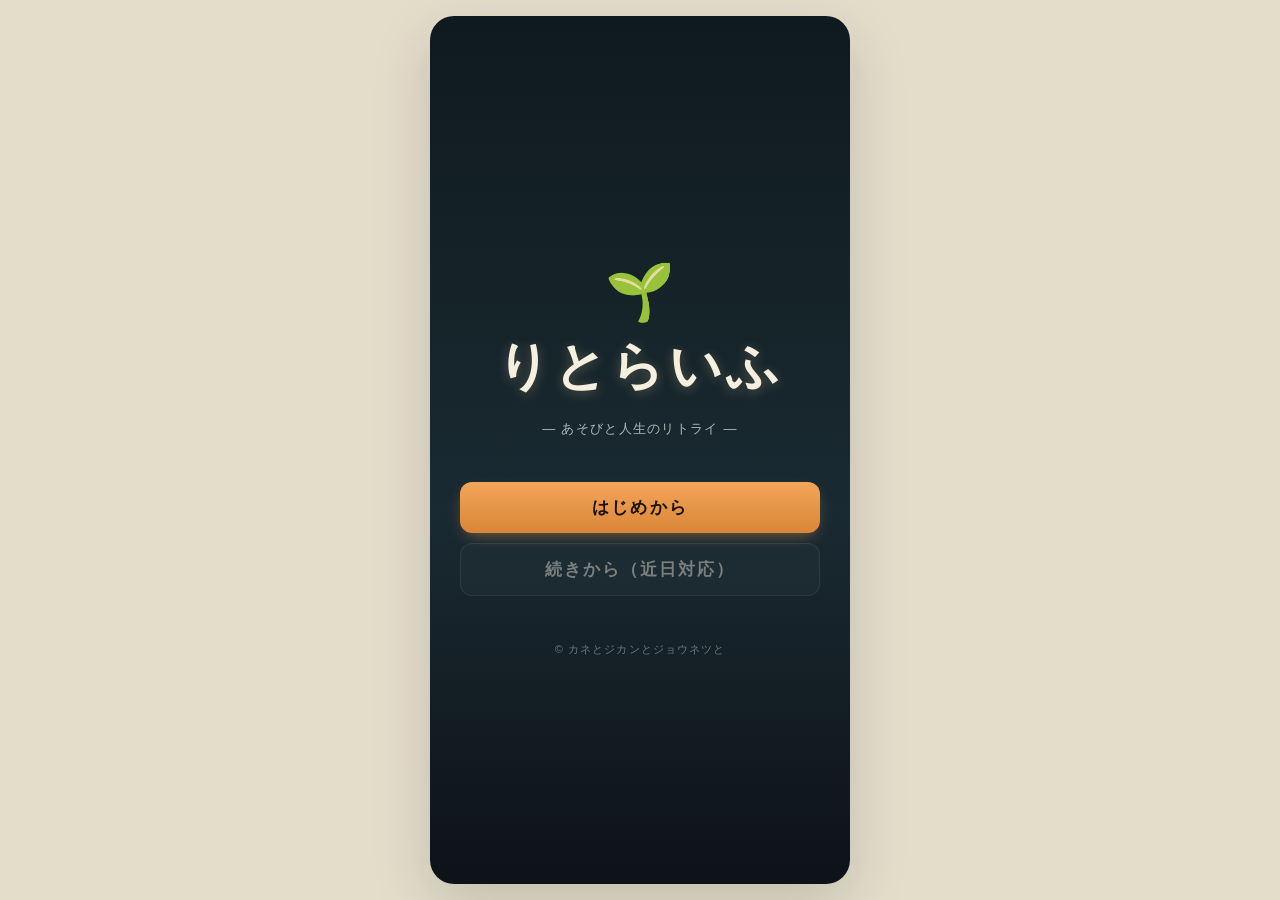
<file: prototype/index.html>
<!DOCTYPE html>
<html lang="ja">
<head>
  <meta charset="UTF-8" />
  <meta name="viewport" content="width=device-width, initial-scale=1, maximum-scale=1, viewport-fit=cover" />
  <title>カネとジカンとジョウネツと - プロトタイプ</title>
  <link rel="stylesheet" href="./styles.css" />
</head>
<!--
  このファイルは仕様駆動開発（docs/DEVELOPMENT_RULES.md）に従う。
  画面全体の設計は docs/screens/SCREEN-DESIGN.md、
  各機能の詳細仕様は docs/specs/SPEC-INDEX.md を参照。
-->
<body>
  <div class="phone-frame theme-gamehud">

    <!--
      @spec docs/specs/SPEC-001-life-stage.md  共通HUDに表示するプレイヤー状態
      @spec docs/specs/SPEC-009-ui-layout.md   固定HUD（常にスクロール非依存）
      @spec docs/specs/SPEC-034-s2-hud-redesign.md §4 ウマ娘風 3 エリア HUD
    -->
    <header id="hud" class="hud hud-v2">
      <!-- 左エリア：ライフステージ情報 -->
      <div class="hud-col hud-col-left">
        <div class="hud-stage-name" id="hud-stage-name">保育園1年目</div>
        <div class="hud-age-chip" id="hud-age-chip">1歳</div>
        <div class="hud-time-left"><span>あと</span><strong id="hud-hours">8</strong><span>時間</span></div>
      </div>
      <!-- 中央エリア：日付・リズム・体力ゲージ -->
      <div class="hud-col hud-col-center">
        <div class="hud-date" id="hud-date">2026年4月1日（水）</div>
        <div class="hud-rhythm" id="hud-rhythm" title="生活リズム">
          <span class="hud-rhythm-icon" id="hud-rhythm-icon">🤩</span>
          <span class="hud-rhythm-label" id="hud-rhythm-label">絶好調</span>
        </div>
        <div class="hud-stamina-wrap" id="hud-stamina-wrap" title="体力">
          <div class="hud-stamina-icon">❤️</div>
          <div class="hud-stamina-bar">
            <!-- ベース緑・黄・赤の 3 段グラデの背景 -->
            <div class="hud-stamina-bar-fill" id="hud-stamina-bar-fill" style="width:100%"></div>
            <!-- ゴーストプレビュー：遊び選択時に staminaCost 分を右から重ねる -->
            <div class="hud-stamina-bar-ghost" id="hud-stamina-bar-ghost" style="width:0%"></div>
          </div>
          <div class="hud-stamina-num">
            <span id="hud-stamina">15</span>/<span id="hud-stamina-cap">15</span>
          </div>
        </div>
      </div>
      <!-- 右エリア：所持金・友人・場所 -->
      <div class="hud-col hud-col-right">
        <div class="hud-money-row" id="hud-money-row">💰 <span id="hud-money">0</span></div>
        <div class="hud-friends-row" title="友人数">👥 <span id="hud-friends">2</span></div>
        <!--
          @spec SPEC-047 §6 現在地を表示（従来の情熱表示を置き換え）
          情熱（passion）は素養カードに内包されているので冗長のため廃止。
        -->
        <div class="hud-location" id="hud-location" title="今いる場所">🏠 <span>自宅</span></div>
        <!-- 旧情熱表示：互換のため DOM だけ残して hidden -->
        <div class="hud-passion-row" id="hud-passion-row" title="情熱（旧ジョウネツ）" hidden>🔥 <span id="hud-passion-grade">G</span><small>(<span id="hud-passion">0</span>)</small></div>
      </div>
    </header>

    <!--
      @screen 共通パラメーターバー
      @spec docs/specs/SPEC-034-s2-hud-redesign.md §5.2
      @spec docs/specs/SPEC-035-result-summary-ui.md §4.4
      S2/S3/S4/S10/S9 で同じ位置に固定表示し、常に素養を意識できるようにする。
    -->
    <section class="param-strip param-strip-dock" id="param-strip" aria-label="現在の素養" hidden>
      <div class="param-strip-row param-strip-labels" id="param-strip-labels"></div>
      <div class="param-strip-row param-strip-values" id="param-strip-values"></div>
    </section>

    <!--
      @spec SPEC-050 §5 ミッションバナー（HUD 直下、active ミッションを常時表示）
      折りたたみ式：summary をタップで open/close。
    -->
    <!--
      @spec SPEC-055 §1 予告ヒント（HUD 直下、ミッションバナーの上）
      『何かが起きそう』の枠組みだけ伝える。具体内容はサプライズに保つ。
    -->
    <div class="mission-prelude" id="mission-prelude" hidden>
      <span class="mission-prelude-icon" id="mission-prelude-icon">💭</span>
      <div class="mission-prelude-text">
        <div class="mission-prelude-headline" id="mission-prelude-headline">もうすぐ何か…</div>
        <div class="mission-prelude-detail" id="mission-prelude-detail"></div>
      </div>
    </div>

    <details class="mission-banner" id="mission-banner" hidden>
      <summary class="mission-banner-summary">
        <span class="mission-banner-icon">📋</span>
        <span class="mission-banner-label">やってみたい目標（<b id="mission-banner-count">0</b>）</span>
        <span class="mission-banner-chevron">▼</span>
      </summary>
      <ul class="mission-banner-list" id="mission-banner-list"></ul>
    </details>

    <!--
      @screen S-mission ミッションモーダル（発端・触媒・達成 共用）
      @spec   docs/specs/SPEC-050-annual-mission.md §5
    -->
    <section class="screen" id="screen-mission-modal">
      <div class="mission-modal-stage">
        <div class="mission-modal-phase" id="mission-modal-phase">🌱 はじまり</div>
        <h2 class="mission-modal-title" id="mission-modal-title">ミッション名</h2>
        <p class="mission-modal-subtitle" id="mission-modal-subtitle">目標の説明</p>
        <div class="mission-modal-dialog">
          <div class="mission-modal-speaker" id="mission-modal-speaker">？？？</div>
          <div class="mission-modal-body" id="mission-modal-body">セリフがここに入る</div>
        </div>
        <button class="btn btn-primary btn-wide" id="btn-mission-modal-next" data-action="mission-modal-next">つぎへ</button>
      </div>
    </section>

    <!--
      @screen S-attempt-prompt 達成可能時の挑戦プロンプト
      @spec   docs/specs/SPEC-055-preview-hint-and-manual-attempt.md §2
    -->
    <section class="screen" id="screen-mission-attempt-prompt">
      <div class="attempt-prompt-stage">
        <div class="attempt-prompt-icon">🎯</div>
        <h2 class="attempt-prompt-title" id="attempt-prompt-title">もうできるかも？</h2>
        <p class="attempt-prompt-subtitle" id="attempt-prompt-subtitle">ミッション名</p>
        <p class="attempt-prompt-headline" id="attempt-prompt-headline">今ならできるかもしれない…挑戦してみる？</p>
        <button class="btn btn-primary btn-wide" id="btn-attempt-prompt-yes" data-action="attempt-prompt-yes">ちょうせんしてみる</button>
        <button class="btn btn-secondary btn-wide" id="btn-attempt-prompt-later" data-action="attempt-prompt-later">まだ、こんどにする</button>
      </div>
    </section>

    <!-- 旧 S1 起床画面は廃止。起床ヘッダーは S2 の先頭に統合された（SPEC-002 §1.1） -->

    <!--
      @screen  S0 タイトル画面
      @spec    docs/specs/SPEC-030-title-screen.md
    -->
    <section class="screen active" id="screen-title">
      <div class="title-container">
        <div class="title-logo-mark">🌱</div>
        <h1 class="title-logo">りとらいふ</h1>
        <p class="title-sub">— あそびと人生のリトライ —</p>
        <div class="title-actions">
          <button class="title-btn primary" id="btn-title-start" data-action="title-start">はじめから</button>
          <button class="title-btn" id="btn-title-continue" disabled>続きから（近日対応）</button>
        </div>
        <p class="title-footer">© カネとジカンとジョウネツと</p>
      </div>
    </section>

    <!--
      @screen  S-intro 転生イントロ
      @spec    docs/specs/SPEC-031-isekai-intro.md
      @spec    docs/specs/SPEC-032-message-master.md
      4 シーン紙芝居：暗闇 → 神との対話 → 転生証明書 → 誕生
    -->
    <section class="screen" id="screen-isekai">
      <div class="isekai-stage" id="isekai-stage">
        <!-- 背景レイヤー -->
        <div class="isekai-bg" id="isekai-bg"></div>
        <!-- 後光演出（scene2 で表示） -->
        <div class="isekai-halo" id="isekai-halo" hidden></div>
        <!-- 証明書カード（scene3 で表示） -->
        <div class="isekai-certificate" id="isekai-certificate" hidden>
          <h2 class="isekai-cert-title" id="isekai-cert-title">転生証明書</h2>
          <dl class="isekai-cert-fields" id="isekai-cert-fields"></dl>
          <div class="isekai-stamp" id="isekai-stamp" hidden>
            <span id="isekai-stamp-text">神</span>
          </div>
        </div>
        <!-- メッセージ表示 -->
        <div class="isekai-message-wrap">
          <div class="isekai-speaker" id="isekai-speaker">？？？</div>
          <div class="isekai-message" id="isekai-message">・・・</div>
        </div>
        <!-- 名前入力（scene2 の input ステップで表示） -->
        <div class="isekai-input-row" id="isekai-input-row" hidden>
          <input type="text" id="isekai-input" maxlength="16" placeholder="お名前をどうぞ" />
          <button class="isekai-input-btn" id="isekai-input-btn" data-action="isekai-confirm-input">決定</button>
        </div>
        <!-- タップ進行のヒント -->
        <div class="isekai-hint" id="isekai-hint">タップで進む</div>
      </div>
    </section>

    <!--
      @screen S6 コアタイム（学びごと・仕事）
      @spec   docs/specs/SPEC-010-core-time.md  ライフステージ共通フレームワーク
      @spec   docs/specs/SPEC-011-nursery.md    保育園（1-3歳）の実装
      このプロト段階では、1-3歳の保育園コアタイムだけが実装されている。
      他のライフステージ（幼稚園〜社会人）は SPEC-012〜SPEC-018 で定義されているが未実装。
    -->
    <section class="screen" id="screen-coretime">
      <div class="scene">
        <div class="scene-art" id="ct-icon">🏫</div>
        <h2 class="scene-title" id="ct-title">保育園に行ってきた</h2>
        <p class="scene-sub" id="ct-subtitle">09:00 〜 16:00</p>

        <div class="card">
          <div class="card-title">今日の一日</div>
          <ul class="kv-list" id="ct-timeline"></ul>
        </div>

        <div class="card" id="ct-discovery-card" hidden>
          <div class="card-title">✨ 発見！</div>
          <p id="ct-discovery-text" class="scene-desc" style="margin:4px 0 10px;text-align:left;"></p>
          <ul class="kv-list" id="ct-discovery-effects"></ul>
        </div>

        <div class="card">
          <div class="card-title">獲得したもの</div>
          <ul class="kv-list" id="ct-gain"></ul>
        </div>
      </div>
      <footer class="actions">
        <button class="btn btn-primary" data-action="close-coretime">家に帰る</button>
      </footer>
    </section>

    <!--
      @screen S2 遊びを選ぶ（ドック型アイコンUI・S1統合）
      @spec   docs/specs/SPEC-002-play-selection.md §1.1, §5.2 起床ヘッダー統合
      @spec   docs/specs/SPEC-007-friends.md
      旧 S1 起床画面の内容はこの画面先頭の「起床ヘッダー」領域に統合された。
      下部のドックでアイコンをタップすると、上部プレビューに詳細が出る。
      「遊ぶ」ボタン or 同じアイコン再タップで確定して S3 に遷移。
    -->

    <!--
      @screen S15 移動演出画面
      @spec   docs/specs/SPEC-047-location-map.md §7.3
      保育園期は親遣い抽選の結果、自宅以外が選ばれたときに起床直後に挿入される。
    -->
    <section class="screen" id="screen-travel">
      <div class="scene travel-scene">
        <div class="travel-art" id="travel-icon">🚗</div>
        <h2 class="scene-title" id="travel-title">向かっている…</h2>
        <p class="scene-sub" id="travel-subtitle">おとうさんとおかあさんと一緒に</p>
        <div class="travel-dots"><span></span><span></span><span></span></div>
      </div>
    </section>

    <!--
      @screen S16 移動結果画面
      @spec   docs/specs/SPEC-047-location-map.md §7.3
    -->
    <section class="screen" id="screen-travel-result">
      <div class="scene travel-result-scene">
        <div class="travel-result-art" id="travel-result-icon">📍</div>
        <h2 class="scene-title" id="travel-result-title">着いた！</h2>
        <p class="scene-sub" id="travel-result-desc">遊べる場所に到着した。</p>
      </div>
      <footer class="actions">
        <button class="btn btn-primary btn-wide" id="btn-travel-result-next" data-action="travel-result-next">遊ぶ</button>
      </footer>
    </section>

    <section class="screen" id="screen-choose">
      <!--
        @spec SPEC-034 §5.1 §5.2  画面中央は素養カード 5 枚と turn-hint のみ
        起床ヘッダー・残り余剰時間・見出し「何して遊ぶ？」などは全て HUD に統合（削除）。
      -->
      <div class="scene choose-scene-v2">
        <!-- 将来拡張用ターンヒント（SPEC-034 §5.5） -->
        <div class="turn-hint" id="turn-hint" data-turn-hint="" hidden></div>

        <!--
          @spec docs/specs/SPEC-058-ui-design-prototypes.md §5
          毎日表示する「今日の焦点カード」。ミッション有無にかかわらず、次に何を試すとよいかを一文で示す。
        -->
        <section class="daily-focus-card" id="daily-focus-card" aria-live="polite">
          <div class="daily-focus-kicker" id="daily-focus-kicker">きょうのめあて</div>
          <div class="daily-focus-main">
            <div class="daily-focus-icon" id="daily-focus-icon">🌱</div>
            <div class="daily-focus-copy">
              <h3 id="daily-focus-title">今日は何をして遊ぼう？</h3>
              <p id="daily-focus-body">気になる遊びをひとつ選んで、できることを増やしてみよう。</p>
            </div>
          </div>
          <div class="daily-focus-chips" id="daily-focus-chips"></div>
        </section>

        <!--
          @spec SPEC-033 §3 / SPEC-034 §5.2
          旧 S2 内 5 行表示。現在は共通 #param-strip に置き換えたため互換 DOM として残す。
        -->
        <div class="soyou-list" id="soyou-list" hidden>
          <!-- renderSoyouList() で動的描画 -->
        </div>

        <!-- プレビュー時のみ：スキルタグ行（SPEC-034 §5.4） -->
        <div class="soyou-skill-tags" id="soyou-skill-tags" hidden></div>

        <!--
          @spec SPEC-025 §9.2 自動進行モード中の演出
        -->
        <div id="auto-progress" class="auto-progress" hidden>
          <div class="auto-progress-icon" id="auto-progress-icon">⏩</div>
          <div class="auto-progress-title" id="auto-progress-title">自動で遊んでいる…</div>
          <div class="auto-progress-sub" id="auto-progress-sub">今日の遊びを選んでいます</div>
          <div class="progress">
            <div class="progress-bar" id="auto-progress-bar"></div>
          </div>
        </div>

        <!-- プレビュー用の隠し構造（互換のため残す）-->
        <div id="preview" class="play-preview" hidden>
          <h3 class="preview-title" id="preview-name"></h3>
          <p class="preview-desc" id="preview-desc"></p>
          <div class="card warn" id="preview-low-stamina" hidden>
            <p class="preview-note" id="preview-low-stamina-text"></p>
          </div>
          <div class="card warn" id="preview-lock" hidden>
            <p class="preview-note" id="preview-lock-text"></p>
          </div>
          <div class="card" id="preview-friend-card" hidden>
            <div class="card-title">👥 友人条件</div>
            <p class="preview-note" id="preview-friend"></p>
          </div>
        </div>
        <!-- 旧プレースホルダ（display:none） -->
        <div id="preview-placeholder" class="preview-placeholder" hidden></div>
      </div>

      <!-- ドック（アイコン行） -->
      <div id="play-dock" class="play-dock"></div>
      <!--
        @spec docs/specs/SPEC-002-play-selection.md §5.1.3
        遊び以外の操作は誤タップ防止のため右下固定メニューにまとめる。
      -->
      <div class="s2-menu-fab" id="s2-menu-fab">
        <button class="s2-menu-button" id="btn-s2-menu" data-action="toggle-s2-menu" aria-label="サブメニューを開く" aria-expanded="false">☰</button>
        <div class="s2-menu" id="s2-menu" hidden>
          <div class="s2-menu-list" id="s2-menu-list"></div>
        </div>
      </div>
      <!--
        @spec docs/specs/SPEC-002-play-selection.md §5.3
        旧フッターの「遊ぶ」ボタンは非表示互換 DOM として残す。実操作は dock アイコン再タップで確定。
      -->
      <button data-action="confirm-play" id="btn-confirm-play" hidden disabled>遊ぶ</button>
    </section>

    <!--
      @screen S3 遊びの描写（結果統合）
      @spec   docs/specs/SPEC-003-play-execution.md
      @spec   docs/specs/SPEC-005-parameter.md
      @spec   docs/specs/SPEC-007-friends.md
    -->
    <section class="screen" id="screen-playing">
      <div class="scene">
        <!--
          @spec docs/specs/SPEC-029-play-video.md
          遊び中ムービー（5 秒程度、存在する遊びだけ）
        -->
        <div id="play-video" class="play-video" hidden>
          <video id="play-video-el" muted playsinline preload="metadata"></video>
        </div>
        <div class="playing-visual-stage" id="playing-visual-stage" aria-hidden="true">
          <div class="playing-particles" id="playing-particles"></div>
          <svg class="playing-progress-ring" id="playing-progress-ring" width="132" height="132" viewBox="0 0 132 132">
            <defs>
              <linearGradient id="playing-ring-gradient" x1="0%" y1="0%" x2="100%" y2="100%">
                <stop offset="0%" stop-color="#2f5cff"></stop>
                <stop offset="45%" stop-color="#18b6a7"></stop>
                <stop offset="100%" stop-color="#ff8e53"></stop>
              </linearGradient>
            </defs>
            <circle class="playing-progress-ring-bg" cx="66" cy="66" r="56"></circle>
            <circle class="playing-progress-ring-fill" id="playing-ring-fill" cx="66" cy="66" r="56"></circle>
          </svg>
          <div class="scene-art large playing-icon-bounce" id="playing-icon">🎮</div>
        </div>
        <h2 class="scene-title" id="playing-name">砂場遊び</h2>
        <p class="scene-desc" id="playing-desc">あなたは砂場で山を作り始めた…</p>

        <div class="progress-wrap" id="playing-progress-wrap">
          <div class="progress">
            <div class="progress-bar" id="playing-bar"></div>
          </div>
          <div class="progress-label" id="playing-timer">遊び進行中… 0%</div>
        </div>

        <!--
          @spec SPEC-035 §7.1 結果パネルは S2 の素養カードに合わせたグレード表示 +
          スキル行に統一。ステータス・時間・ジョウネツ・ゲージカードは削除。
        -->
        <div id="result-panel" class="result-panel result-panel-v2" hidden>
          <!--
            @spec docs/specs/SPEC-003-play-execution.md §5.11
            新しい遊びの発見はポップアップではなく、結果画面の最上部に表示する。
          -->
          <div class="result-discovery-card" id="result-discovery-card" hidden>
            <div class="result-discovery-kicker">あたらしい遊び</div>
            <div class="result-discovery-list" id="result-discovery-list"></div>
          </div>
          <!-- 獲得した素養（グレードベース / +N / 旧→新 / Lv発光） -->
          <div class="card card-tight" id="result-soyou-card" hidden>
            <div class="card-title">🌱 獲得した素養</div>
            <div class="soyou-result-list" id="result-soyou-list"></div>
          </div>
          <!-- 獲得スキル（1 行 × N） -->
          <div class="card card-tight" id="result-skill-lines-card" hidden>
            <div class="card-title">🏷 獲得スキル</div>
            <ul class="skill-lines" id="result-skill-lines"></ul>
            <p class="preview-note" id="result-boost-note"></p>
          </div>
          <div class="card warn" id="result-low-stamina-warn" hidden>
            <p class="preview-note" id="result-low-stamina-text"></p>
          </div>

          <!-- 以下は SPEC-035 §8 で互換のため DOM だけ残す（常に hidden） -->
          <div class="gauge-group" id="result-exp-gauges" hidden></div>
          <div id="result-status-card" hidden>
            <div class="gauge-group" id="result-status-gauges"></div>
            <ul class="kv-list" id="result-status"></ul>
          </div>
          <div id="result-skills-card" hidden>
            <div class="gauge-group" id="result-skills"></div>
          </div>
          <div id="result-passion" hidden></div>
        </div>
      </div>

      <!--
        描写フェーズのフッター：スキップのみ（SPEC-003 §5.8a）
        結果フェーズには表示しない（スキップは演出用）
      -->
      <footer class="actions" id="actions-skip">
        <button class="btn btn-secondary" data-action="skip-playing" id="btn-skip-play">スキップ</button>
      </footer>
      <!--
        結果フェーズのフッター（SPEC-003 §5.8 文脈別）
        actions-result-normal  通常（余剰あり）
        actions-result-core    朝の遊び終了 → 保育園へ
        actions-result-sleep   余剰時間 0 → おやすみ
      -->
      <!--
        @spec docs/specs/SPEC-034 §6 S3 結果画面から「今日おわる」を廃止（誤タップ防止）
        余剰時間が尽きた場合は actions-result-sleep が代わりに表示される。
      -->
      <footer class="actions actions-stack" id="actions-result-normal" hidden>
        <div class="actions-row">
          <button class="btn btn-primary" data-action="replay-play" id="btn-replay-play">🔁 もう一度遊ぶ (-1h)</button>
          <button class="btn btn-secondary" data-action="choose-next" id="btn-next-play">次の遊びを選ぶ</button>
        </div>
      </footer>
      <footer class="actions" id="actions-result-core" hidden>
        <button class="btn btn-primary" data-action="goto-coretime" id="btn-goto-coretime">🏫 保育園に行く</button>
      </footer>
      <footer class="actions" id="actions-result-sleep" hidden>
        <button class="btn btn-primary" data-action="go-sleep" id="btn-result-sleep">🌙 おやすみ</button>
      </footer>
    </section>

    <!--
      @screen S4 ランダムイベント
      @spec   docs/specs/SPEC-004-random-event.md
    -->
    <section class="screen" id="screen-event">
      <div class="scene">
        <div class="scene-art" id="event-icon">⚡</div>
        <h2 class="scene-title small" id="event-title">ランダムイベント</h2>
        <p class="scene-desc" id="event-desc">近所の子に話しかけられた！</p>
        <div class="card" id="event-effects"></div>
      </div>
      <footer class="actions">
        <button class="btn btn-primary" data-action="close-event">なるほど</button>
      </footer>
    </section>

    <!--
      @screen  S7 遊びツリー
      @screens docs/screens/SCREEN-DESIGN.md §2.7
      @spec    docs/specs/SPEC-023-play-tree.md
      @spec    docs/specs/SPEC-022-play-category.md
      @spec    docs/specs/SPEC-024-skill.md
      現ライフステージの遊びをカテゴリ別に表示。先のステージはシルエット表示で予告。
    -->
    <section class="screen" id="screen-tree">
      <div class="scene">
        <div class="scene-art">🌳</div>
        <h2 class="scene-title">遊びツリー</h2>
        <p class="scene-sub" id="tree-stage-label">今のステージ：保育園</p>
        <div class="tree-body" id="tree-body"></div>
      </div>
      <footer class="actions">
        <button class="btn btn-primary" data-action="close-tree">遊び選択に戻る</button>
      </footer>
    </section>

    <!--
      @screen S17 きろく
      @spec   docs/specs/SPEC-058-ui-design-prototypes.md §6
      @spec   docs/specs/SPEC-051-profile-screen.md
      「自分」ではなく幼少期向けの言葉として「きろく」を使う簡易プロトタイプ。
    -->
    <section class="screen" id="screen-record">
      <div class="scene record-scene">
        <div class="scene-art">🌱</div>
        <h2 class="scene-title">きろく</h2>
        <p class="scene-sub">できたこと、すきな遊び、思い出をここに残す。</p>

        <div class="record-tabs" role="tablist" aria-label="きろくの種類">
          <button class="record-tab active" type="button">できた</button>
          <button class="record-tab" type="button">すき</button>
          <button class="record-tab" type="button">思い出</button>
        </div>

        <div class="card record-card">
          <div class="card-title">🏆 できるようになったこと</div>
          <ul class="record-list" id="record-achievements"></ul>
        </div>

        <div class="card record-card">
          <div class="card-title">💖 だいすきな遊び</div>
          <div class="record-favorites" id="record-favorites"></div>
        </div>

        <div class="card record-card">
          <div class="card-title">📖 思い出</div>
          <ul class="record-list" id="record-memories"></ul>
        </div>
      </div>
      <footer class="actions">
        <button class="btn btn-primary" data-action="close-record">遊び選択に戻る</button>
      </footer>
    </section>

    <!--
      @screen S18 人生ダイジェスト
      @spec   docs/specs/SPEC-059-whole-life-digest.md
      ライフステージごとに1つの遊び方を選ぶ、全人生の薄い縦スライス。
    -->
    <section class="screen" id="screen-life-digest">
      <div class="scene life-digest-scene">
        <div class="life-digest-kicker" id="life-digest-progress">人生 1/8</div>
        <div class="scene-art" id="life-digest-icon">🌱</div>
        <h2 class="scene-title" id="life-digest-title">節目</h2>
        <p class="scene-sub" id="life-digest-body">この時期、何を大事にする？</p>

        <div class="life-resource-card" id="life-digest-resources"></div>
        <div class="life-choice-list" id="life-digest-choices"></div>
      </div>
      <footer class="actions">
        <button class="btn btn-ghost" data-action="cancel-life-digest">いつもの1日に戻る</button>
      </footer>
    </section>

    <!--
      @screen S19 人生アルバム
      @spec   docs/specs/SPEC-059-whole-life-digest.md
      完走モードの最後に、選択と思い出をスコアではなくアルバムとして表示する。
    -->
    <section class="screen" id="screen-life-ending">
      <div class="scene life-ending-scene">
        <div class="scene-art">📚</div>
        <h2 class="scene-title">人生アルバム</h2>
        <p class="scene-sub" id="life-ending-summary">あなたの遊びの軌跡。</p>

        <div class="life-ending-score" id="life-ending-score"></div>
        <ol class="life-album-list" id="life-album-list"></ol>
      </div>
      <footer class="actions actions-stack">
        <button class="btn btn-primary btn-wide" data-action="restart-life-digest">もう一度、別の人生で遊ぶ</button>
        <button class="btn btn-ghost btn-wide" data-action="finish-life-digest">きろくに残して戻る</button>
      </footer>
    </section>

    <!--
      @screen S5 就寝
      @spec   docs/specs/SPEC-006-bio-rhythm.md
      @spec   docs/specs/SPEC-008-sleep.md
    -->
    <section class="screen" id="screen-sleep">
      <div class="scene">
        <div class="scene-art">🌙</div>
        <h2 class="scene-title" id="sleep-title">夜になった</h2>

        <div class="card">
          <div class="card-title">今日のまとめ</div>
          <ul class="kv-list" id="sleep-summary"></ul>
        </div>

        <!-- 1〜9歳：モード選択不可（SPEC-020 §5.5） -->
        <div id="sleep-child" class="sleep-child" hidden>
          <p class="scene-sub" id="sleep-child-text">もう19時。ママが布団をかけてくれた…</p>
        </div>

        <!-- 10歳以上：モード選択可（SPEC-008） -->
        <div id="sleep-adult" class="sleep-options" hidden>
          <p class="scene-sub">いつ寝る？</p>
          <button class="sleep-card" data-sleep="early">
            <div class="sleep-title">🛌 早寝 (21:00)</div>
            <div class="sleep-effect">リズム +10 / 体力 +25</div>
          </button>
          <button class="sleep-card" data-sleep="normal">
            <div class="sleep-title">😴 普通 (23:00)</div>
            <div class="sleep-effect">リズム 変化なし / 体力 +15</div>
          </button>
          <button class="sleep-card" data-sleep="latenight">
            <div class="sleep-title">🌃 夜更かし (25:00)</div>
            <div class="sleep-effect">リズム -15<br/>翌日の余剰時間 +1h（寝坊・体調不良リスク）</div>
          </button>
        </div>
      </div>
      <footer class="actions" id="sleep-actions-child" hidden>
        <button class="btn btn-primary" data-action="child-sleep">おやすみ</button>
      </footer>
      <footer class="actions actions-hint" id="sleep-actions-adult" hidden>
        <span class="hint">上の「いつ寝る？」を選ぶと翌朝へ</span>
      </footer>
    </section>

    <!--
      @screen  S8 情熱プロファイル選択（初回起動時のみ）
      @spec    docs/specs/SPEC-025-game-tempo.md §5, §9.1
    -->
    <section class="screen" id="screen-passion-profile">
      <div class="scene">
        <h2 class="scene-title">何が好きな子？</h2>
        <p class="scene-sub">（あとでも変わっていく）</p>
        <div class="passion-list" id="passion-list"></div>
      </div>
      <footer class="actions">
        <button class="btn btn-primary" data-action="confirm-passion" id="btn-confirm-passion" disabled>決定</button>
      </footer>
    </section>

    <!--
      @screen  S9 ハイライト集約（自動進行 5 ターン毎）
      @spec    docs/specs/SPEC-025-game-tempo.md §7, §9.4
    -->
    <section class="screen" id="screen-highlight">
      <!--
        @spec SPEC-035 §7.3 週末サマリ：S2 と同じ素養カード + スキル行に統一
      -->
      <div class="scene">
        <div class="scene-art small">✨</div>
        <h2 class="scene-title">今週のハイライト</h2>
        <p class="scene-sub" id="highlight-range">2歳 / 5日目〜9日目</p>

        <!-- 遊んだ回数（ピル形式） -->
        <div class="card card-tight">
          <div class="card-title">遊んだ回数</div>
          <div class="play-pill-row" id="highlight-play-pills"></div>
        </div>

        <!-- 獲得した素養（S2 と同じカード） -->
        <div class="card card-tight" id="highlight-soyou-card" hidden>
          <div class="card-title">🌱 獲得した素養</div>
          <div class="soyou-result-list" id="highlight-soyou-list"></div>
        </div>

        <!-- 獲得スキル（1 行 × N） -->
        <div class="card card-tight" id="highlight-skill-lines-card" hidden>
          <div class="card-title">🏷 伸びたスキル</div>
          <ul class="skill-lines" id="highlight-skill-lines"></ul>
        </div>

        <div class="card warn" id="highlight-discoveries-card" hidden>
          <div class="card-title">🎉 発見</div>
          <ul class="kv-list" id="highlight-discoveries"></ul>
        </div>

        <!-- 旧構造（互換：常に hidden） -->
        <ul class="kv-list" id="highlight-plays" hidden></ul>
        <div id="highlight-exp-card" hidden><div class="gauge-group" id="highlight-exp-gauges"></div></div>
        <div id="highlight-skills-card" hidden><div class="gauge-group" id="highlight-skills"></div></div>
      </div>
      <footer class="actions actions-stack">
        <div class="actions-row">
          <button class="btn btn-primary btn-wide" data-action="continue-auto" id="btn-continue-auto">続ける</button>
        </div>
        <!--
          @spec docs/specs/SPEC-034 §6 自動モード解禁前（phase0/phase1）は「手動に切り替え」を非表示
          renderHighlight()（S9）で JS 側から hidden を動的設定する。
        -->
        <button class="btn btn-ghost btn-wide" data-action="switch-to-manual" id="btn-highlight-switch-manual" hidden>手動に切り替え</button>
      </footer>
    </section>

    <!--
      @screen  S10 日の終わりサマリ
      @spec    docs/specs/SPEC-025-game-tempo.md §7.1, §9.5
      自動モード中に 1 日の終わりに表示される。原体験・スキルをゲージで表示し、
      フッターで「週末までスキップ / 明日の夜までスキップ / 手動に切り替え」の 3 択。
    -->
    <section class="screen" id="screen-day-summary">
      <!--
        @spec SPEC-035 §7.2 連絡帳をファーストビューに配置し、ステータス・ゲージカードを削除。
        順序: タイトル → 連絡帳 → 今日の遊び（簡素） → 素養カード → スキル行 → 学んだこと。
      -->
      <div class="scene">
        <div class="scene-art small">🌙</div>
        <h2 class="scene-title">1日おわり</h2>
        <p class="scene-sub" id="day-summary-range">1日目 / 2歳 / 夏</p>

        <!--
          @spec docs/specs/SPEC-027-renrakucho.md 連絡帳サマリ
          保育園・幼稚園期のみ表示。先生からのひと言と家庭コメントをテンプレから選出。
          SPEC-035 §7.2 連絡帳をファーストビューに配置
        -->
        <div class="renrakucho-card" id="day-summary-renrakucho" hidden>
          <div class="renrakucho-header">
            <span class="renrakucho-title" id="renrakucho-title">🏫 保育園 れんらくちょう</span>
            <span class="renrakucho-date" id="renrakucho-date">2026年4月1日（水）</span>
          </div>
          <div class="renrakucho-stickers" id="renrakucho-stickers"></div>
          <div class="renrakucho-entry" id="renrakucho-entry-teacher">
            <div class="renrakucho-label">✏️ 先生から</div>
            <p class="renrakucho-body" id="renrakucho-teacher">—</p>
          </div>
          <div class="renrakucho-entry" id="renrakucho-entry-parent">
            <div class="renrakucho-label">🏠 家庭から</div>
            <p class="renrakucho-body" id="renrakucho-parent">—</p>
          </div>
        </div>

        <!-- 今日の遊び：絵文字のピルで簡素に -->
        <div class="card card-tight" id="day-summary-plays-card">
          <div class="card-title">今日の遊び</div>
          <div class="play-pill-row" id="day-summary-play-pills"></div>
        </div>

        <!-- 獲得した素養（S2 と同じビジュアル） -->
        <div class="card card-tight" id="day-summary-soyou-card" hidden>
          <div class="card-title">🌱 獲得した素養</div>
          <div class="soyou-result-list" id="day-summary-soyou-list"></div>
        </div>

        <!-- 獲得スキル（1 行 × N） -->
        <div class="card card-tight" id="day-summary-skill-lines-card" hidden>
          <div class="card-title">🏷 獲得スキル</div>
          <ul class="skill-lines" id="day-summary-skill-lines"></ul>
        </div>

        <div class="card warn" id="day-summary-discoveries-card" hidden>
          <div class="card-title">🎉 学んだこと</div>
          <ul class="kv-list" id="day-summary-discoveries"></ul>
        </div>

        <!-- 旧構造（互換のため DOM だけ残す / 常に hidden） -->
        <ul class="kv-list" id="day-summary-plays" hidden></ul>
        <div id="day-summary-exp-card" hidden><div class="gauge-group" id="day-summary-exp-gauges"></div></div>
        <div id="day-summary-skills-card" hidden><div class="gauge-group" id="day-summary-skill-gauges"></div></div>
        <ul class="kv-list" id="day-summary-status" hidden></ul>
      </div>
      <footer class="actions actions-stack day-summary-actions">
        <!--
          @spec SPEC-025 §7.1.3
          スキップ解禁後は「次の日へ」:「週末までスキップ」を 8:2 の横幅で表示する。
          自動/手動切替と「明日の夜まで」は S10 から外す。
        -->
        <div class="actions-row day-summary-main-row" id="day-summary-main-row">
          <button class="btn btn-primary btn-day-next" data-action="day-summary-continue" id="btn-day-summary-next">次の日へ</button>
          <button class="btn btn-secondary btn-weekend-skip" data-action="skip-to-weekend" id="btn-skip-to-weekend" hidden>週末まで</button>
        </div>
        <p class="tutorial-hint" id="day-summary-tutorial-hint" hidden>⏩ スキップ機能は3週目から使えます</p>
      </footer>
    </section>

    <!--
      @spec docs/specs/SPEC-025-game-tempo.md §6 介入イベント共通モーダル
      自動進行中の Lvアップ・新遊び解禁・ライフステージ切替などで表示。
    -->
    <div id="interrupt-overlay" class="interrupt-overlay" hidden>
      <div class="interrupt-modal">
        <div class="interrupt-icon" id="interrupt-icon">✨</div>
        <h3 class="interrupt-title" id="interrupt-title">新しい発見！</h3>
        <p class="interrupt-body" id="interrupt-body"></p>
        <button class="btn btn-primary" id="btn-interrupt-close">続ける</button>
      </div>
    </div>

    <!--
      @screen  S-event-modal 統一イベントモーダル
      @spec    docs/specs/SPEC-056-event-modal-unified.md §1
      朝の発火イベント（感染症・親遣い遠出）と、将来 S4 ランダムイベントの
      表示形式を共通化するためのモーダル。イラスト + タイトル + 説明 +
      影響リスト + NPC コメント + ボタンで構成。
    -->
    <div id="event-overlay" class="event-overlay" hidden>
      <div class="event-modal">
        <div class="event-modal-art" id="event-modal-art">🎒</div>
        <h3 class="event-modal-title" id="event-modal-title">タイトル</h3>
        <p class="event-modal-desc" id="event-modal-desc">情景の説明</p>
        <div class="event-modal-effects" id="event-modal-effects" hidden>
          <div class="event-modal-effects-title">影響</div>
          <ul class="event-modal-effects-list" id="event-modal-effects-list"></ul>
        </div>
        <p class="event-modal-comment" id="event-modal-comment" hidden>
          <span class="event-modal-comment-speaker" id="event-modal-comment-speaker">お母さん</span>
          <span class="event-modal-comment-body" id="event-modal-comment-body">セリフ</span>
        </p>
        <button class="btn btn-primary btn-wide" id="btn-event-modal-close" data-action="event-modal-close">なるほど</button>
      </div>
    </div>

    <div id="toast" class="toast" hidden></div>
  </div>

  <script src="./game.js"></script>
</body>
</html>
</file>
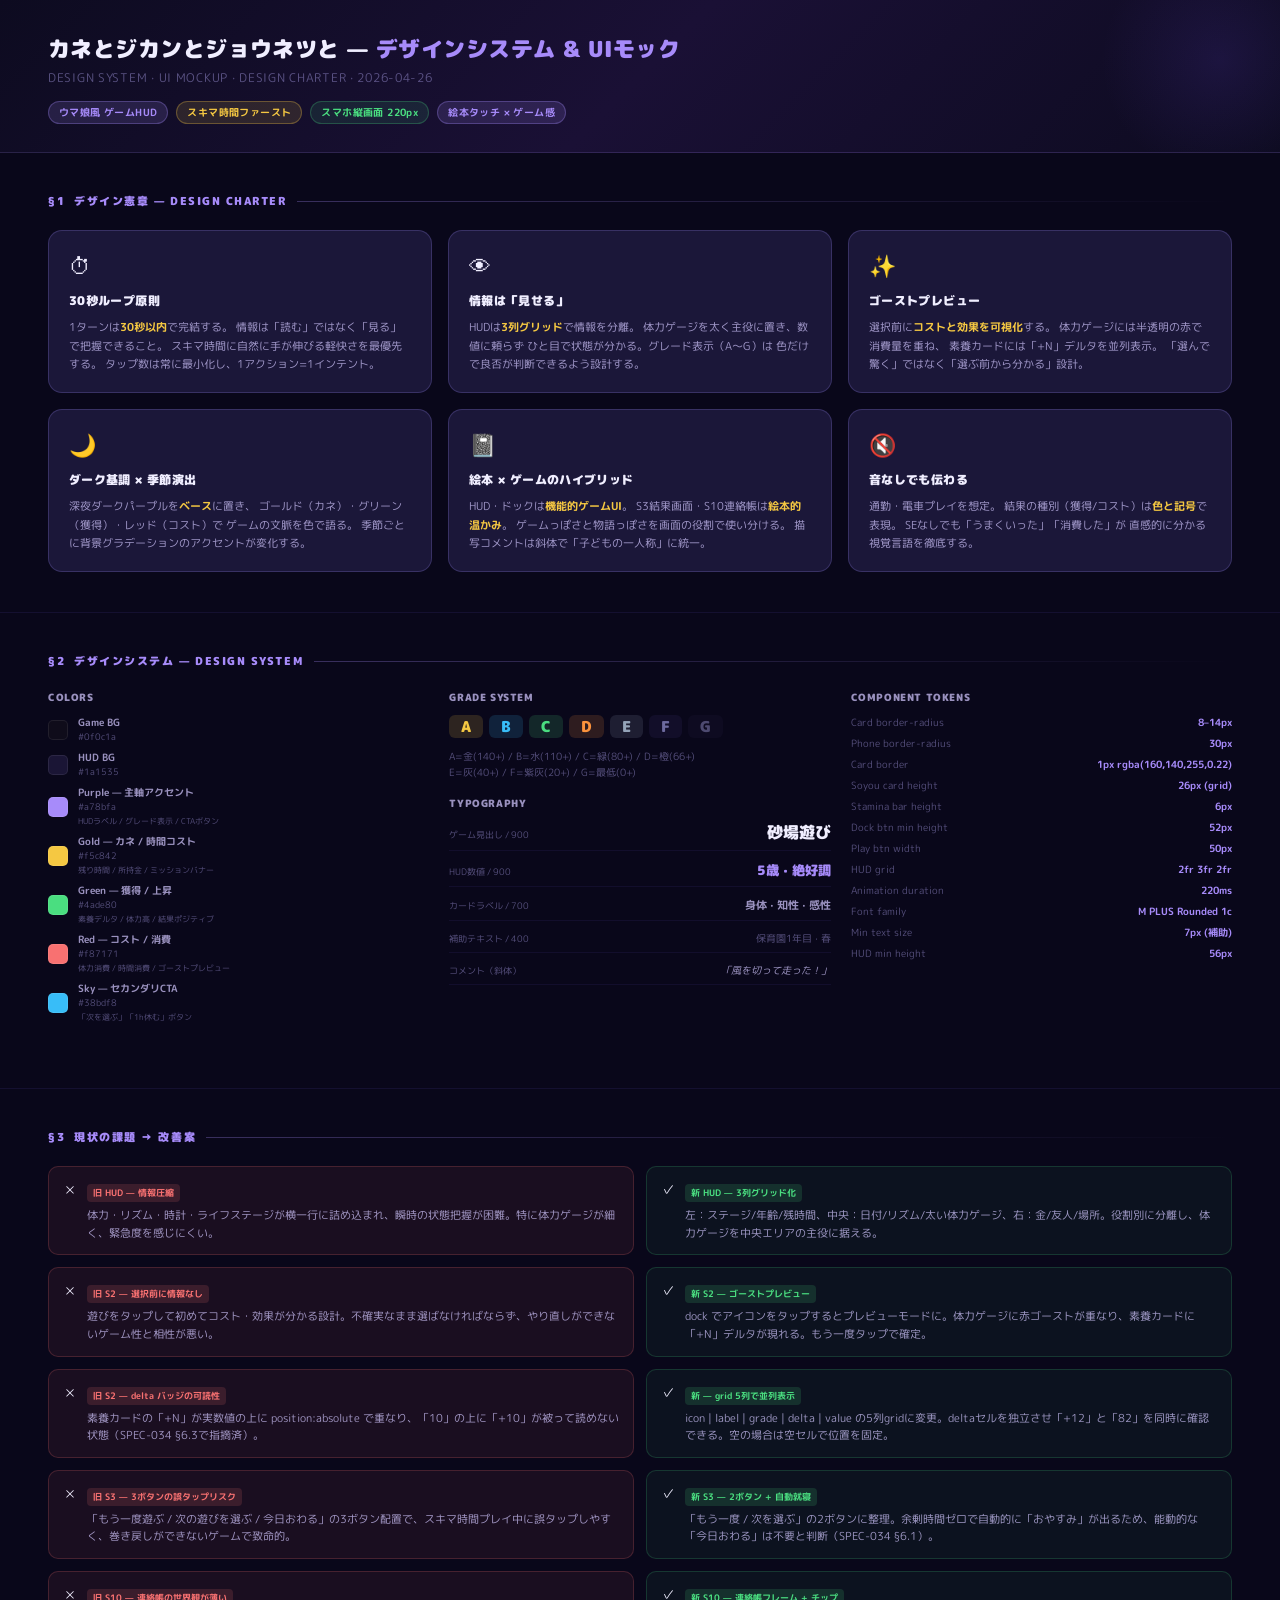
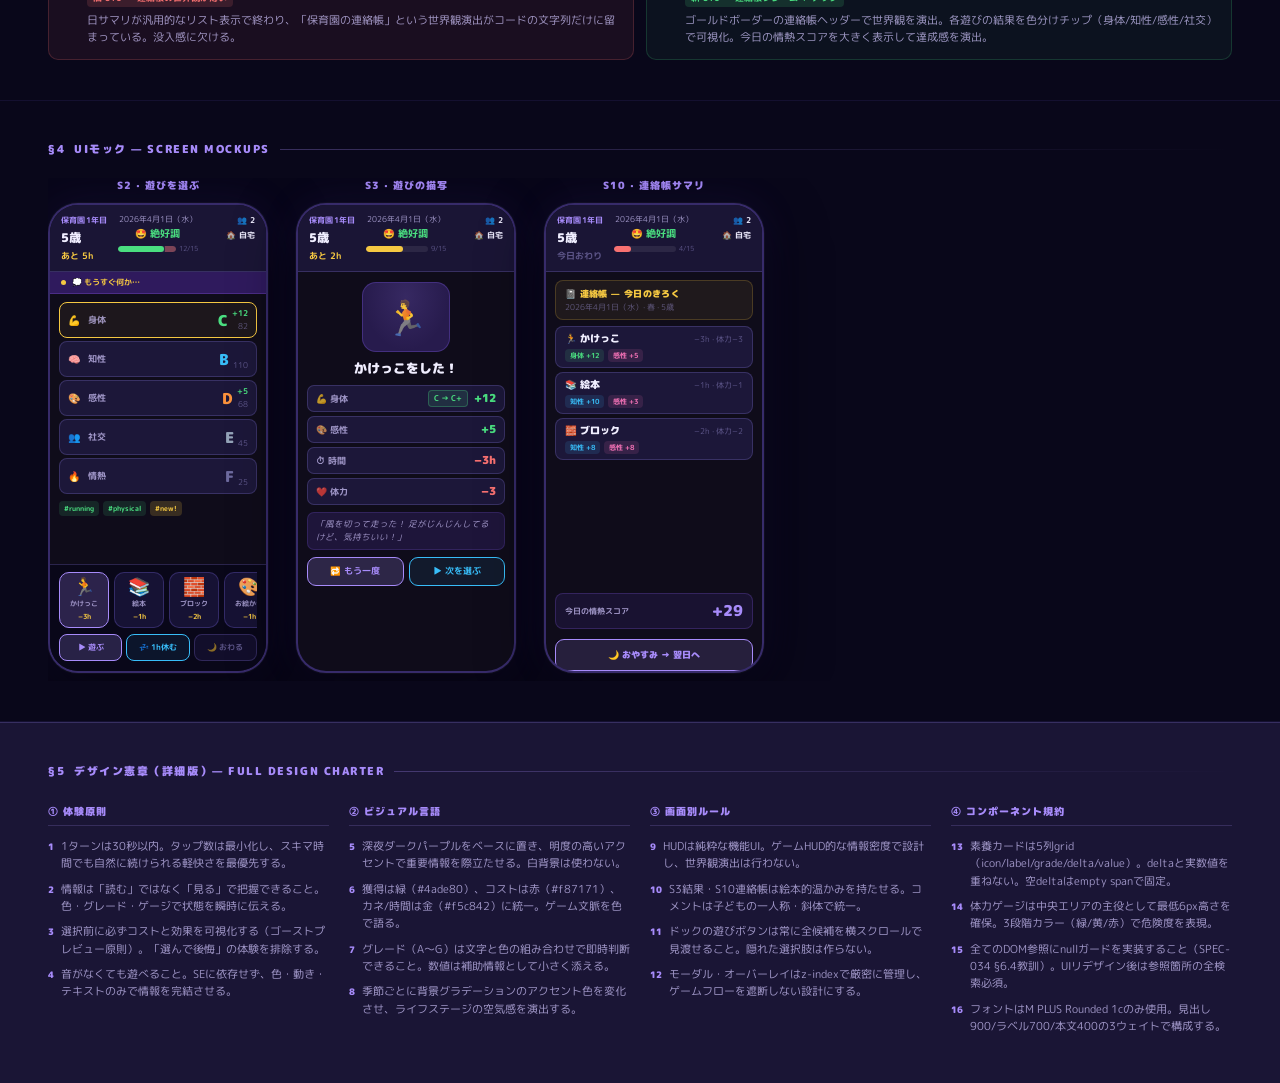
<file: docs/mtp-design-system.html>
<!DOCTYPE html>
<html lang="ja">
<head>
<meta charset="UTF-8">
<meta name="viewport" content="width=device-width, initial-scale=1.0">
<title>カネとジカンとジョウネツと — デザインシステム &amp; UIモック</title>
<link rel="preconnect" href="https://fonts.googleapis.com">
<link href="https://fonts.googleapis.com/css2?family=M+PLUS+Rounded+1c:wght@400;700;900&family=Noto+Serif+JP:wght@400;700&display=swap" rel="stylesheet">
<style>
* { box-sizing: border-box; margin: 0; padding: 0; }

:root {
  /* ── ゲームコアカラー ── */
  --c-bg:        #0f0c1a;
  --c-hud:       #1a1535;
  --c-card:      rgba(30,25,60,0.92);
  --c-dock:      rgba(10,8,25,0.97);
  --c-border:    rgba(160,140,255,0.22);
  --c-border-hi: rgba(167,139,250,0.55);

  /* ── アクセントカラー ── */
  --c-purple:  #a78bfa;
  --c-gold:    #f5c842;
  --c-green:   #4ade80;
  --c-red:     #f87171;
  --c-sky:     #38bdf8;
  --c-orange:  #fb923c;
  --c-pink:    #f472b6;

  /* ── テキスト ── */
  --c-text:    #f0eeff;
  --c-text2:   rgba(210,200,255,0.72);
  --c-text3:   rgba(160,150,220,0.5);

  /* ── サーフェス ── */
  --c-surface1: rgba(30,25,60,0.7);
  --c-surface2: rgba(50,40,100,0.4);

  --font: 'M PLUS Rounded 1c', sans-serif;
  --serif: 'Noto Serif JP', serif;
  --phone-w: 220px;
  --phone-h: 470px;
}

/* ════════ PAGE ════════ */
body {
  font-family: var(--font);
  background: #09071a;
  color: var(--c-text);
  min-height: 100vh;
  padding: 0;
}

/* ════════ HEADER ════════ */
.page-header {
  background: linear-gradient(135deg, #0d0b20 0%, #1a1035 50%, #0d0b20 100%);
  border-bottom: 1px solid rgba(167,139,250,0.18);
  padding: 32px 48px 28px;
  position: relative;
  overflow: hidden;
}
.page-header::before {
  content: '';
  position: absolute;
  top: -60px; right: -60px;
  width: 240px; height: 240px;
  border-radius: 50%;
  background: radial-gradient(ellipse, rgba(120,80,255,0.12), transparent 70%);
}
.page-header-title {
  font-size: 22px;
  font-weight: 900;
  color: var(--c-text);
  letter-spacing: 0.02em;
  margin-bottom: 4px;
}
.page-header-title span { color: var(--c-purple); }
.page-header-sub {
  font-size: 12px;
  color: var(--c-text3);
  letter-spacing: 0.06em;
}
.page-header-tags {
  display: flex;
  gap: 8px;
  margin-top: 14px;
  flex-wrap: wrap;
}
.htag {
  font-size: 10px;
  padding: 3px 10px;
  border-radius: 20px;
  font-weight: 700;
  letter-spacing: 0.04em;
}
.htag-purple { background: rgba(167,139,250,0.15); color: var(--c-purple); border: 1px solid rgba(167,139,250,0.3); }
.htag-gold   { background: rgba(245,200,66,0.12);  color: var(--c-gold);   border: 1px solid rgba(245,200,66,0.3); }
.htag-green  { background: rgba(74,222,128,0.1);   color: var(--c-green);  border: 1px solid rgba(74,222,128,0.25); }

/* ════════ SECTION LAYOUT ════════ */
.section {
  padding: 40px 48px;
  border-bottom: 1px solid rgba(100,80,200,0.12);
}
.section-title {
  font-size: 11px;
  font-weight: 900;
  color: var(--c-purple);
  letter-spacing: 0.14em;
  text-transform: uppercase;
  margin-bottom: 20px;
  display: flex;
  align-items: center;
  gap: 10px;
}
.section-title::after {
  content: '';
  flex: 1;
  height: 1px;
  background: linear-gradient(90deg, rgba(167,139,250,0.3), transparent);
}

/* ════════ DESIGN CHARTER ════════ */
.charter-grid {
  display: grid;
  grid-template-columns: 1fr 1fr 1fr;
  gap: 16px;
}
.charter-card {
  background: var(--c-card);
  border: 1px solid var(--c-border);
  border-radius: 14px;
  padding: 18px 20px;
}
.charter-card-icon { font-size: 22px; margin-bottom: 10px; }
.charter-card-title {
  font-size: 12px;
  font-weight: 900;
  color: var(--c-text);
  margin-bottom: 8px;
  letter-spacing: 0.03em;
}
.charter-card-desc {
  font-size: 11px;
  color: var(--c-text2);
  line-height: 1.7;
}
.charter-card-desc strong { color: var(--c-gold); font-weight: 700; }

/* ════════ DESIGN SYSTEM ════════ */
.ds-row {
  display: grid;
  grid-template-columns: 1fr 1fr 1fr;
  gap: 20px;
  margin-bottom: 24px;
}

/* Color palette */
.color-grid {
  display: flex;
  flex-direction: column;
  gap: 6px;
}
.color-item {
  display: flex;
  align-items: center;
  gap: 10px;
}
.color-swatch {
  width: 20px; height: 20px;
  border-radius: 5px;
  flex-shrink: 0;
  border: 1px solid rgba(255,255,255,0.08);
}
.color-info { flex: 1; }
.color-name { font-size: 10px; color: var(--c-text2); font-weight: 700; }
.color-hex  { font-size: 9px;  color: var(--c-text3); }
.color-use  { font-size: 8px;  color: var(--c-text3); margin-top: 1px; }

/* Grade system */
.grade-row {
  display: flex;
  gap: 6px;
  margin-bottom: 10px;
  flex-wrap: wrap;
}
.grade-pill {
  border-radius: 6px;
  padding: 4px 12px;
  font-size: 15px;
  font-weight: 900;
  line-height: 1;
}
.g-A { background: rgba(245,200,66,0.15);  color: #f5c842; }
.g-B { background: rgba(56,189,248,0.15);  color: #38bdf8; }
.g-C { background: rgba(74,222,128,0.15);  color: #4ade80; }
.g-D { background: rgba(251,146,60,0.15);  color: #fb923c; }
.g-E { background: rgba(148,163,184,0.15); color: #94a3b8; }
.g-F { background: rgba(100,80,180,0.1);   color: #6d6a9e; }
.g-G { background: rgba(60,50,100,0.1);    color: #4d4a70; }

/* Typography */
.type-items { display: flex; flex-direction: column; gap: 10px; }
.type-row {
  display: flex;
  justify-content: space-between;
  align-items: baseline;
  border-bottom: 1px solid rgba(100,80,200,0.1);
  padding-bottom: 6px;
}
.type-label { font-size: 9px; color: var(--c-text3); }

/* Component tokens */
.token-list { display: flex; flex-direction: column; gap: 6px; }
.token-item { display: flex; justify-content: space-between; }
.token-key   { font-size: 10px; color: var(--c-text3); }
.token-val   { font-size: 10px; color: var(--c-purple); font-weight: 700; }

/* ════════ ISSUES / IMPROVEMENTS ════════ */
.issue-grid {
  display: grid;
  grid-template-columns: 1fr 1fr;
  gap: 12px;
}
.issue-card {
  border-radius: 10px;
  padding: 12px 14px;
  display: flex;
  gap: 10px;
}
.issue-card.bad  { background: rgba(248,113,113,0.07); border: 1px solid rgba(248,113,113,0.2); }
.issue-card.good { background: rgba(74,222,128,0.05);  border: 1px solid rgba(74,222,128,0.18); }
.issue-icon { font-size: 14px; flex-shrink: 0; margin-top: 1px; }
.issue-body { flex: 1; }
.issue-tag {
  display: inline-block;
  font-size: 9px;
  border-radius: 4px;
  padding: 2px 6px;
  font-weight: 700;
  margin-bottom: 5px;
}
.tag-bad  { background: rgba(248,113,113,0.15); color: var(--c-red); }
.tag-good { background: rgba(74,222,128,0.15);  color: var(--c-green); }
.issue-text { font-size: 11px; color: var(--c-text2); line-height: 1.6; }

/* ════════ SCREEN MOCKS ════════ */
.mocks-area {
  display: flex;
  gap: 28px;
  align-items: flex-start;
  overflow-x: auto;
  padding-bottom: 8px;
}

.screen-wrap { display: flex; flex-direction: column; align-items: center; gap: 10px; flex-shrink: 0; }
.screen-label {
  font-size: 10px;
  font-weight: 900;
  color: var(--c-purple);
  letter-spacing: 0.1em;
  text-transform: uppercase;
  text-align: center;
}

/* ── Phone frame ── */
.phone {
  width: var(--phone-w);
  height: var(--phone-h);
  background: var(--c-bg);
  border-radius: 30px;
  border: 2px solid rgba(130,100,255,0.35);
  overflow: hidden;
  position: relative;
  display: flex;
  flex-direction: column;
  box-shadow:
    0 0 0 1px rgba(255,255,255,0.03),
    0 20px 60px rgba(0,0,0,0.6),
    0 0 40px rgba(100,60,255,0.1);
}

/* ── HUD ── */
.hud {
  background: var(--c-hud);
  border-bottom: 1px solid var(--c-border);
  padding: 9px 11px 8px;
  display: grid;
  grid-template-columns: 2fr 3fr 2fr;
  gap: 4px;
  flex-shrink: 0;
}
.hud-col { display: flex; flex-direction: column; gap: 2px; }
.hud-col.c { align-items: center; }
.hud-col.r { align-items: flex-end; }

.hud-stage { font-size: 8px; font-weight: 700; color: var(--c-purple); letter-spacing: 0.03em; white-space: nowrap; }
.hud-age   { font-size: 12px; font-weight: 900; color: var(--c-text); }
.hud-time  { font-size: 9px; color: var(--c-gold); font-weight: 700; }
.hud-date  { font-size: 7.5px; color: var(--c-text2); }
.hud-rhythm{ font-size: 9.5px; font-weight: 700; color: var(--c-green); }

.hud-sta-wrap { display: flex; align-items: center; gap: 3px; width: 100%; }
.hud-sta-bar  {
  flex: 1; height: 6px;
  background: rgba(255,255,255,0.08);
  border-radius: 3px; overflow: hidden; position: relative;
}
.hud-sta-fill { height: 100%; border-radius: 3px; transition: width 0.3s; }
.sta-high { background: var(--c-green); }
.sta-mid  { background: var(--c-gold); }
.sta-low  { background: var(--c-red); }
.hud-sta-ghost {
  position: absolute; top: 0; right: 0; height: 100%;
  background: rgba(248,113,113,0.4); border-radius: 0 3px 3px 0; width: 18%;
}
.hud-sta-num { font-size: 7px; color: var(--c-text3); white-space: nowrap; }

.hud-stat { font-size: 8px; color: var(--c-text2); display: flex; gap: 3px; align-items: center; }
.hud-stat b { color: var(--c-text); font-weight: 700; }

/* ── Mission banner ── */
.mission-bar {
  background: rgba(80,40,160,0.5);
  border-bottom: 1px solid rgba(160,100,255,0.25);
  padding: 4px 11px;
  display: flex; align-items: center; gap: 6px;
  flex-shrink: 0;
}
.m-dot { width: 5px; height: 5px; border-radius: 50%; background: var(--c-gold); flex-shrink: 0; }
.m-text { font-size: 8px; color: var(--c-gold); font-weight: 700; }

/* ── Main area ── */
.main {
  flex: 1; overflow: hidden;
  display: flex; flex-direction: column;
  padding: 8px 9px 0; gap: 5px;
}

/* ── Soyou cards ── */
.soyou-list { display: flex; flex-direction: column; gap: 3px; }
.soyou-card {
  background: var(--c-card);
  border: 1px solid var(--c-border);
  border-radius: 8px;
  padding: 4px 8px;
  display: grid;
  grid-template-columns: 16px 1fr auto auto;
  align-items: center; gap: 4px;
  transition: border-color 0.2s;
}
.soyou-card.hi { border-color: var(--c-gold); background: rgba(245,200,66,0.06); }
.sc-icon { font-size: 10px; }
.sc-name { font-size: 9px; color: var(--c-text2); font-weight: 700; }
.sc-grade { font-size: 15px; font-weight: 900; text-align: right; line-height: 1; }
.gA { color: var(--c-gold); } .gB { color: var(--c-sky); } .gC { color: var(--c-green); }
.gD { color: var(--c-orange); } .gE { color: #94a3b8; } .gF { color: #6d6a9e; }
.sc-val   { font-size: 8px; color: var(--c-text3); text-align: right; }
.sc-delta { font-size: 8px; color: var(--c-green); font-weight: 700; }

/* ── Skill tags ── */
.skill-tags { display: flex; gap: 4px; flex-wrap: wrap; margin-top: 2px; }
.skill-tag {
  font-size: 7px; border-radius: 4px;
  padding: 2px 5px; font-weight: 700;
}
.st-g { background: rgba(74,222,128,0.12); color: var(--c-green); }
.st-y { background: rgba(245,200,66,0.18); color: var(--c-gold); }

/* ── Dock ── */
.dock {
  background: var(--c-dock);
  border-top: 1px solid var(--c-border);
  padding: 7px 9px 10px;
  flex-shrink: 0;
}
.dock-plays {
  display: flex; gap: 5px; margin-bottom: 6px;
  overflow-x: auto; scrollbar-width: none;
}
.dock-plays::-webkit-scrollbar { display: none; }
.play-btn {
  flex-shrink: 0; width: 50px;
  border-radius: 10px;
  background: rgba(120,100,255,0.12);
  border: 1px solid rgba(140,120,255,0.25);
  padding: 5px 3px;
  display: flex; flex-direction: column; align-items: center; gap: 2px;
}
.play-btn.sel { background: rgba(167,139,250,0.22); border-color: var(--c-purple); }
.pb-icon { font-size: 18px; line-height: 1; }
.pb-name { font-size: 7px; color: var(--c-text2); font-weight: 700; text-align: center; }
.pb-cost { font-size: 7px; color: var(--c-gold); font-weight: 700; }
.pb-tree { color: var(--c-text3); }

.dock-actions { display: grid; grid-template-columns: 1fr 1fr 1fr; gap: 4px; }
.dac {
  border-radius: 8px; padding: 6px 2px;
  font-size: 8px; font-weight: 700;
  font-family: var(--font);
  border: 1px solid; text-align: center;
}
.dac-play  { background: rgba(167,139,250,0.2); border-color: var(--c-purple); color: var(--c-purple); }
.dac-rest  { background: rgba(56,189,248,0.08); border-color: var(--c-sky);    color: var(--c-sky); }
.dac-sleep { background: rgba(100,80,200,0.1);  border-color: rgba(120,100,200,0.3); color: var(--c-text3); }

/* ── S3 Result ── */
.play-scene {
  flex: 1; display: flex; flex-direction: column;
  align-items: center; padding: 10px 0; gap: 7px;
}
.scene-art {
  width: 88px; height: 70px;
  border-radius: 14px;
  background: rgba(60,40,120,0.55);
  border: 1px solid rgba(140,100,255,0.28);
  display: flex; align-items: center; justify-content: center;
  font-size: 34px; position: relative; overflow: hidden;
}
.scene-art::after {
  content: ''; position: absolute; inset: 0;
  background: radial-gradient(ellipse at 50% 20%, rgba(167,139,250,0.12), transparent 70%);
}
.scene-title { font-size: 13px; font-weight: 900; color: var(--c-text); }

.result-gains { width: 100%; display: flex; flex-direction: column; gap: 4px; }
.gain-row {
  display: flex; align-items: center; justify-content: space-between;
  background: var(--c-card); border: 1px solid var(--c-border);
  border-radius: 7px; padding: 4px 8px;
}
.gain-lbl { font-size: 9px; color: var(--c-text2); font-weight: 700; }
.gain-side { display: flex; align-items: center; gap: 6px; }
.gain-val { font-size: 11px; font-weight: 900; color: var(--c-green); }
.gain-val.neg { color: var(--c-red); }
.gain-badge {
  font-size: 8px;
  background: rgba(74,222,128,0.12); color: var(--c-green);
  border: 1px solid rgba(74,222,128,0.28);
  border-radius: 4px; padding: 1px 5px; font-weight: 700;
}
.result-comment {
  width: 100%;
  background: rgba(60,40,120,0.35);
  border: 1px solid rgba(140,100,255,0.18);
  border-radius: 7px; padding: 5px 8px;
  font-size: 8.5px; color: var(--c-text2);
  line-height: 1.55; font-style: italic;
}
.result-actions { width: 100%; display: grid; grid-template-columns: 1fr 1fr; gap: 5px; }
.res-btn {
  border-radius: 9px; padding: 7px 3px;
  font-size: 8.5px; font-weight: 700;
  font-family: var(--font); border: 1px solid; text-align: center;
}
.res-primary { background: rgba(167,139,250,0.2); border-color: var(--c-purple); color: var(--c-purple); }
.res-sec     { background: rgba(56,189,248,0.08); border-color: var(--c-sky);    color: var(--c-sky); }

/* ── S10 Summary ── */
.renraku-hdr {
  background: rgba(245,200,66,0.07);
  border: 1px solid rgba(245,200,66,0.2);
  border-radius: 8px; padding: 6px 9px; flex-shrink: 0;
}
.renraku-title-t { font-size: 9px; font-weight: 900; color: var(--c-gold); letter-spacing: 0.04em; }
.renraku-date-t  { font-size: 7.5px; color: var(--c-text3); margin-top: 1px; }

.renraku-list { display: flex; flex-direction: column; gap: 4px; flex: 1; overflow-y: auto; }
.renraku-list::-webkit-scrollbar { display: none; }
.renraku-entry {
  background: var(--c-card);
  border: 1px solid var(--c-border);
  border-radius: 8px; padding: 5px 9px;
}
.re-head { display: flex; justify-content: space-between; align-items: center; margin-bottom: 3px; }
.re-name { font-size: 9.5px; font-weight: 900; color: var(--c-text); }
.re-time { font-size: 7.5px; color: var(--c-text3); }
.re-chips { display: flex; gap: 4px; flex-wrap: wrap; }
.chip {
  font-size: 7px; border-radius: 4px; padding: 1px 5px; font-weight: 700;
}
.ch-body   { background: rgba(74,222,128,0.12); color: var(--c-green); }
.ch-intel  { background: rgba(56,189,248,0.12); color: var(--c-sky); }
.ch-sense  { background: rgba(244,114,182,0.12); color: var(--c-pink); }
.ch-social { background: rgba(245,200,66,0.12); color: var(--c-gold); }

.day-total {
  background: rgba(120,80,255,0.1);
  border: 1px solid rgba(150,100,255,0.22);
  border-radius: 8px; padding: 6px 9px;
  display: flex; justify-content: space-between; align-items: center;
  flex-shrink: 0;
}
.dt-lbl { font-size: 8px; color: var(--c-text2); font-weight: 700; }
.dt-val { font-size: 15px; font-weight: 900; color: var(--c-purple); }

.s10-next {
  background: rgba(167,139,250,0.15);
  border: 1px solid var(--c-purple);
  border-radius: 9px; padding: 8px;
  font-size: 9px; font-weight: 900;
  color: var(--c-purple); font-family: var(--font);
  text-align: center; flex-shrink: 0; margin-top: 4px;
}

/* ════════ FOOTER CHARTER ════════ */
.charter-full {
  background: var(--c-hud);
  border-top: 1px solid var(--c-border);
  padding: 40px 48px;
}
.charter-cols {
  display: grid;
  grid-template-columns: 1fr 1fr 1fr 1fr;
  gap: 20px;
}
.ch-col-title {
  font-size: 10px; font-weight: 900; color: var(--c-purple);
  letter-spacing: 0.1em; text-transform: uppercase;
  margin-bottom: 12px;
  border-bottom: 1px solid rgba(167,139,250,0.2);
  padding-bottom: 6px;
}
.ch-rule {
  font-size: 10.5px; color: var(--c-text2);
  line-height: 1.65; margin-bottom: 8px;
  display: flex; gap: 7px;
}
.ch-rule-num {
  color: var(--c-purple); font-weight: 900;
  font-size: 9px; flex-shrink: 0; margin-top: 2px;
}
</style>
</head>
<body>

<!-- ════════ HEADER ════════ -->
<div class="page-header">
  <div class="page-header-title">カネとジカンとジョウネツと — <span>デザインシステム &amp; UIモック</span></div>
  <div class="page-header-sub">DESIGN SYSTEM · UI MOCKUP · DESIGN CHARTER · 2026-04-26</div>
  <div class="page-header-tags">
    <span class="htag htag-purple">ウマ娘風 ゲームHUD</span>
    <span class="htag htag-gold">スキマ時間ファースト</span>
    <span class="htag htag-green">スマホ縦画面 220px</span>
    <span class="htag htag-purple">絵本タッチ × ゲーム感</span>
  </div>
</div>

<!-- ════════ §1 デザイン憲章 ════════ -->
<div class="section">
  <div class="section-title">§1 &nbsp;デザイン憲章 — Design Charter</div>
  <div class="charter-grid">

    <div class="charter-card">
      <div class="charter-card-icon">⏱</div>
      <div class="charter-card-title">30秒ループ原則</div>
      <div class="charter-card-desc">
        1ターンは<strong>30秒以内</strong>で完結する。
        情報は「読む」ではなく「見る」で把握できること。
        スキマ時間に自然に手が伸びる軽快さを最優先する。
        タップ数は常に最小化し、1アクション=1インテント。
      </div>
    </div>

    <div class="charter-card">
      <div class="charter-card-icon">👁</div>
      <div class="charter-card-title">情報は「見せる」</div>
      <div class="charter-card-desc">
        HUDは<strong>3列グリッド</strong>で情報を分離。
        体力ゲージを太く主役に置き、数値に頼らず
        ひと目で状態が分かる。グレード表示（A〜G）は
        色だけで良否が判断できるよう設計する。
      </div>
    </div>

    <div class="charter-card">
      <div class="charter-card-icon">✨</div>
      <div class="charter-card-title">ゴーストプレビュー</div>
      <div class="charter-card-desc">
        選択前に<strong>コストと効果を可視化</strong>する。
        体力ゲージには半透明の赤で消費量を重ね、
        素養カードには「+N」デルタを並列表示。
        「選んで驚く」ではなく「選ぶ前から分かる」設計。
      </div>
    </div>

    <div class="charter-card">
      <div class="charter-card-icon">🌙</div>
      <div class="charter-card-title">ダーク基調 × 季節演出</div>
      <div class="charter-card-desc">
        深夜ダークパープルを<strong>ベース</strong>に置き、
        ゴールド（カネ）・グリーン（獲得）・レッド（コスト）で
        ゲームの文脈を色で語る。
        季節ごとに背景グラデーションのアクセントが変化する。
      </div>
    </div>

    <div class="charter-card">
      <div class="charter-card-icon">📓</div>
      <div class="charter-card-title">絵本 × ゲームのハイブリッド</div>
      <div class="charter-card-desc">
        HUD・ドックは<strong>機能的ゲームUI</strong>。
        S3結果画面・S10連絡帳は<strong>絵本的温かみ</strong>。
        ゲームっぽさと物語っぽさを画面の役割で使い分ける。
        描写コメントは斜体で「子どもの一人称」に統一。
      </div>
    </div>

    <div class="charter-card">
      <div class="charter-card-icon">🔇</div>
      <div class="charter-card-title">音なしでも伝わる</div>
      <div class="charter-card-desc">
        通勤・電車プレイを想定。
        結果の種別（獲得/コスト）は<strong>色と記号</strong>で表現。
        SEなしでも「うまくいった」「消費した」が
        直感的に分かる視覚言語を徹底する。
      </div>
    </div>

  </div>
</div>

<!-- ════════ §2 デザインシステム ════════ -->
<div class="section">
  <div class="section-title">§2 &nbsp;デザインシステム — Design System</div>
  <div class="ds-row">

    <!-- Color palette -->
    <div>
      <div style="font-size:10px;font-weight:900;color:var(--c-text2);margin-bottom:10px;letter-spacing:0.06em">COLORS</div>
      <div class="color-grid">
        <div class="color-item">
          <div class="color-swatch" style="background:#0f0c1a"></div>
          <div class="color-info">
            <div class="color-name">Game BG</div>
            <div class="color-hex">#0f0c1a</div>
          </div>
        </div>
        <div class="color-item">
          <div class="color-swatch" style="background:#1a1535"></div>
          <div class="color-info">
            <div class="color-name">HUD BG</div>
            <div class="color-hex">#1a1535</div>
          </div>
        </div>
        <div class="color-item">
          <div class="color-swatch" style="background:#a78bfa"></div>
          <div class="color-info">
            <div class="color-name">Purple — 主軸アクセント</div>
            <div class="color-hex">#a78bfa</div>
            <div class="color-use">HUDラベル / グレード表示 / CTAボタン</div>
          </div>
        </div>
        <div class="color-item">
          <div class="color-swatch" style="background:#f5c842"></div>
          <div class="color-info">
            <div class="color-name">Gold — カネ / 時間コスト</div>
            <div class="color-hex">#f5c842</div>
            <div class="color-use">残り時間 / 所持金 / ミッションバナー</div>
          </div>
        </div>
        <div class="color-item">
          <div class="color-swatch" style="background:#4ade80"></div>
          <div class="color-info">
            <div class="color-name">Green — 獲得 / 上昇</div>
            <div class="color-hex">#4ade80</div>
            <div class="color-use">素養デルタ / 体力高 / 結果ポジティブ</div>
          </div>
        </div>
        <div class="color-item">
          <div class="color-swatch" style="background:#f87171"></div>
          <div class="color-info">
            <div class="color-name">Red — コスト / 消費</div>
            <div class="color-hex">#f87171</div>
            <div class="color-use">体力消費 / 時間消費 / ゴーストプレビュー</div>
          </div>
        </div>
        <div class="color-item">
          <div class="color-swatch" style="background:#38bdf8"></div>
          <div class="color-info">
            <div class="color-name">Sky — セカンダリCTA</div>
            <div class="color-hex">#38bdf8</div>
            <div class="color-use">「次を選ぶ」「1h休む」ボタン</div>
          </div>
        </div>
      </div>
    </div>

    <!-- Grade system + Typography -->
    <div>
      <div style="font-size:10px;font-weight:900;color:var(--c-text2);margin-bottom:10px;letter-spacing:0.06em">GRADE SYSTEM</div>
      <div class="grade-row">
        <div class="grade-pill g-A">A</div>
        <div class="grade-pill g-B">B</div>
        <div class="grade-pill g-C">C</div>
        <div class="grade-pill g-D">D</div>
        <div class="grade-pill g-E">E</div>
        <div class="grade-pill g-F">F</div>
        <div class="grade-pill g-G">G</div>
      </div>
      <div style="font-size:10px;color:var(--c-text3);margin-bottom:16px;margin-top:6px;line-height:1.6">
        A=金(140+) / B=水(110+) / C=緑(80+) / D=橙(66+)<br>
        E=灰(40+) / F=紫灰(20+) / G=最低(0+)
      </div>

      <div style="font-size:10px;font-weight:900;color:var(--c-text2);margin-bottom:10px;letter-spacing:0.06em">TYPOGRAPHY</div>
      <div class="type-items">
        <div class="type-row">
          <div class="type-label">ゲーム見出し / 900</div>
          <div style="font-size:16px;font-weight:900;color:var(--c-text)">砂場遊び</div>
        </div>
        <div class="type-row">
          <div class="type-label">HUD数値 / 900</div>
          <div style="font-size:13px;font-weight:900;color:var(--c-purple)">5歳 · 絶好調</div>
        </div>
        <div class="type-row">
          <div class="type-label">カードラベル / 700</div>
          <div style="font-size:11px;font-weight:700;color:var(--c-text2)">身体 · 知性 · 感性</div>
        </div>
        <div class="type-row">
          <div class="type-label">補助テキスト / 400</div>
          <div style="font-size:10px;color:var(--c-text3)">保育園1年目 · 春</div>
        </div>
        <div class="type-row">
          <div class="type-label">コメント（斜体）</div>
          <div style="font-size:10px;color:var(--c-text2);font-style:italic">「風を切って走った！」</div>
        </div>
      </div>
    </div>

    <!-- Component tokens -->
    <div>
      <div style="font-size:10px;font-weight:900;color:var(--c-text2);margin-bottom:10px;letter-spacing:0.06em">COMPONENT TOKENS</div>
      <div class="token-list">
        <div class="token-item"><span class="token-key">Card border-radius</span><span class="token-val">8–14px</span></div>
        <div class="token-item"><span class="token-key">Phone border-radius</span><span class="token-val">30px</span></div>
        <div class="token-item"><span class="token-key">Card border</span><span class="token-val">1px rgba(160,140,255,0.22)</span></div>
        <div class="token-item"><span class="token-key">Soyou card height</span><span class="token-val">26px (grid)</span></div>
        <div class="token-item"><span class="token-key">Stamina bar height</span><span class="token-val">6px</span></div>
        <div class="token-item"><span class="token-key">Dock btn min height</span><span class="token-val">52px</span></div>
        <div class="token-item"><span class="token-key">Play btn width</span><span class="token-val">50px</span></div>
        <div class="token-item"><span class="token-key">HUD grid</span><span class="token-val">2fr 3fr 2fr</span></div>
        <div class="token-item"><span class="token-key">Animation duration</span><span class="token-val">220ms</span></div>
        <div class="token-item"><span class="token-key">Font family</span><span class="token-val">M PLUS Rounded 1c</span></div>
        <div class="token-item"><span class="token-key">Min text size</span><span class="token-val">7px (補助)</span></div>
        <div class="token-item"><span class="token-key">HUD min height</span><span class="token-val">56px</span></div>
      </div>
    </div>

  </div>
</div>

<!-- ════════ §3 課題 & 改善案 ════════ -->
<div class="section">
  <div class="section-title">§3 &nbsp;現状の課題 → 改善案</div>
  <div class="issue-grid">

    <div class="issue-card bad">
      <div class="issue-icon">✕</div>
      <div class="issue-body">
        <div class="issue-tag tag-bad">旧 HUD — 情報圧縮</div>
        <div class="issue-text">体力・リズム・時計・ライフステージが横一行に詰め込まれ、瞬時の状態把握が困難。特に体力ゲージが細く、緊急度を感じにくい。</div>
      </div>
    </div>

    <div class="issue-card good">
      <div class="issue-icon">✓</div>
      <div class="issue-body">
        <div class="issue-tag tag-good">新 HUD — 3列グリッド化</div>
        <div class="issue-text">左：ステージ/年齢/残時間、中央：日付/リズム/太い体力ゲージ、右：金/友人/場所。役割別に分離し、体力ゲージを中央エリアの主役に据える。</div>
      </div>
    </div>

    <div class="issue-card bad">
      <div class="issue-icon">✕</div>
      <div class="issue-body">
        <div class="issue-tag tag-bad">旧 S2 — 選択前に情報なし</div>
        <div class="issue-text">遊びをタップして初めてコスト・効果が分かる設計。不確実なまま選ばなければならず、やり直しができないゲーム性と相性が悪い。</div>
      </div>
    </div>

    <div class="issue-card good">
      <div class="issue-icon">✓</div>
      <div class="issue-body">
        <div class="issue-tag tag-good">新 S2 — ゴーストプレビュー</div>
        <div class="issue-text">dock でアイコンをタップするとプレビューモードに。体力ゲージに赤ゴーストが重なり、素養カードに「+N」デルタが現れる。もう一度タップで確定。</div>
      </div>
    </div>

    <div class="issue-card bad">
      <div class="issue-icon">✕</div>
      <div class="issue-body">
        <div class="issue-tag tag-bad">旧 S2 — delta バッジの可読性</div>
        <div class="issue-text">素養カードの「+N」が実数値の上に position:absolute で重なり、「10」の上に「+10」が被って読めない状態（SPEC-034 §6.3で指摘済）。</div>
      </div>
    </div>

    <div class="issue-card good">
      <div class="issue-icon">✓</div>
      <div class="issue-body">
        <div class="issue-tag tag-good">新 — grid 5列で並列表示</div>
        <div class="issue-text">icon | label | grade | delta | value の5列gridに変更。deltaセルを独立させ「+12」と「82」を同時に確認できる。空の場合は空セルで位置を固定。</div>
      </div>
    </div>

    <div class="issue-card bad">
      <div class="issue-icon">✕</div>
      <div class="issue-body">
        <div class="issue-tag tag-bad">旧 S3 — 3ボタンの誤タップリスク</div>
        <div class="issue-text">「もう一度遊ぶ / 次の遊びを選ぶ / 今日おわる」の3ボタン配置で、スキマ時間プレイ中に誤タップしやすく、巻き戻しができないゲームで致命的。</div>
      </div>
    </div>

    <div class="issue-card good">
      <div class="issue-icon">✓</div>
      <div class="issue-body">
        <div class="issue-tag tag-good">新 S3 — 2ボタン + 自動就寝</div>
        <div class="issue-text">「もう一度 / 次を選ぶ」の2ボタンに整理。余剰時間ゼロで自動的に「おやすみ」が出るため、能動的な「今日おわる」は不要と判断（SPEC-034 §6.1）。</div>
      </div>
    </div>

    <div class="issue-card bad">
      <div class="issue-icon">✕</div>
      <div class="issue-body">
        <div class="issue-tag tag-bad">旧 S10 — 連絡帳の世界観が薄い</div>
        <div class="issue-text">日サマリが汎用的なリスト表示で終わり、「保育園の連絡帳」という世界観演出がコードの文字列だけに留まっている。没入感に欠ける。</div>
      </div>
    </div>

    <div class="issue-card good">
      <div class="issue-icon">✓</div>
      <div class="issue-body">
        <div class="issue-tag tag-good">新 S10 — 連絡帳フレーム + チップ</div>
        <div class="issue-text">ゴールドボーダーの連絡帳ヘッダーで世界観を演出。各遊びの結果を色分けチップ（身体/知性/感性/社交）で可視化。今日の情熱スコアを大きく表示して達成感を演出。</div>
      </div>
    </div>

  </div>
</div>

<!-- ════════ §4 UIモック ════════ -->
<div class="section">
  <div class="section-title">§4 &nbsp;UIモック — Screen Mockups</div>
  <div class="mocks-area">

    <!-- ─── S2 ─── -->
    <div class="screen-wrap">
      <div class="screen-label">S2 · 遊びを選ぶ</div>
      <div class="phone">

        <div class="hud">
          <div class="hud-col">
            <div class="hud-stage">保育園1年目</div>
            <div class="hud-age">5歳</div>
            <div class="hud-time">あと 5h</div>
          </div>
          <div class="hud-col c">
            <div class="hud-date">2026年4月1日（水）</div>
            <div class="hud-rhythm">🤩 絶好調</div>
            <div class="hud-sta-wrap">
              <div class="hud-sta-bar">
                <div class="hud-sta-fill sta-high" style="width:80%"></div>
                <div class="hud-sta-ghost"></div>
              </div>
              <div class="hud-sta-num">12/15</div>
            </div>
          </div>
          <div class="hud-col r">
            <div class="hud-stat">👥 <b>2</b></div>
            <div class="hud-stat">🏠 <b>自宅</b></div>
          </div>
        </div>

        <div class="mission-bar">
          <div class="m-dot"></div>
          <div class="m-text">💭 もうすぐ何か…</div>
        </div>

        <div class="main">
          <div class="soyou-list">
            <div class="soyou-card hi">
              <div class="sc-icon">💪</div>
              <div class="sc-name">身体</div>
              <div class="sc-grade gC">C</div>
              <div style="text-align:right">
                <div class="sc-delta">+12</div>
                <div class="sc-val">82</div>
              </div>
            </div>
            <div class="soyou-card">
              <div class="sc-icon">🧠</div>
              <div class="sc-name">知性</div>
              <div class="sc-grade gB">B</div>
              <div style="text-align:right">
                <div class="sc-delta" style="visibility:hidden">·</div>
                <div class="sc-val">110</div>
              </div>
            </div>
            <div class="soyou-card">
              <div class="sc-icon">🎨</div>
              <div class="sc-name">感性</div>
              <div class="sc-grade gD">D</div>
              <div style="text-align:right">
                <div class="sc-delta">+5</div>
                <div class="sc-val">68</div>
              </div>
            </div>
            <div class="soyou-card">
              <div class="sc-icon">👥</div>
              <div class="sc-name">社交</div>
              <div class="sc-grade gE">E</div>
              <div style="text-align:right">
                <div class="sc-delta" style="visibility:hidden">·</div>
                <div class="sc-val">45</div>
              </div>
            </div>
            <div class="soyou-card">
              <div class="sc-icon">🔥</div>
              <div class="sc-name">情熱</div>
              <div class="sc-grade gF">F</div>
              <div style="text-align:right">
                <div class="sc-delta" style="visibility:hidden">·</div>
                <div class="sc-val">25</div>
              </div>
            </div>
          </div>

          <div class="skill-tags">
            <div class="skill-tag st-g">#running</div>
            <div class="skill-tag st-g">#physical</div>
            <div class="skill-tag st-y">#new!</div>
          </div>
        </div>

        <div class="dock">
          <div class="dock-plays">
            <div class="play-btn sel">
              <div class="pb-icon">🏃</div>
              <div class="pb-name">かけっこ</div>
              <div class="pb-cost">−3h</div>
            </div>
            <div class="play-btn">
              <div class="pb-icon">📚</div>
              <div class="pb-name">絵本</div>
              <div class="pb-cost">−1h</div>
            </div>
            <div class="play-btn">
              <div class="pb-icon">🧱</div>
              <div class="pb-name">ブロック</div>
              <div class="pb-cost">−2h</div>
            </div>
            <div class="play-btn">
              <div class="pb-icon">🎨</div>
              <div class="pb-name">お絵かき</div>
              <div class="pb-cost">−1h</div>
            </div>
            <div class="play-btn">
              <div class="pb-icon">🌳</div>
              <div class="pb-name">ツリー</div>
              <div class="pb-cost pb-tree">一覧</div>
            </div>
          </div>
          <div class="dock-actions">
            <div class="dac dac-play">▶ 遊ぶ</div>
            <div class="dac dac-rest">💤 1h休む</div>
            <div class="dac dac-sleep">🌙 おわる</div>
          </div>
        </div>

      </div>
    </div>

    <!-- ─── S3 ─── -->
    <div class="screen-wrap">
      <div class="screen-label">S3 · 遊びの描写</div>
      <div class="phone">

        <div class="hud">
          <div class="hud-col">
            <div class="hud-stage">保育園1年目</div>
            <div class="hud-age">5歳</div>
            <div class="hud-time">あと 2h</div>
          </div>
          <div class="hud-col c">
            <div class="hud-date">2026年4月1日（水）</div>
            <div class="hud-rhythm">🤩 絶好調</div>
            <div class="hud-sta-wrap">
              <div class="hud-sta-bar">
                <div class="hud-sta-fill sta-mid" style="width:60%"></div>
              </div>
              <div class="hud-sta-num">9/15</div>
            </div>
          </div>
          <div class="hud-col r">
            <div class="hud-stat">👥 <b>2</b></div>
            <div class="hud-stat">🏠 <b>自宅</b></div>
          </div>
        </div>

        <div class="main" style="padding-top:10px;gap:8px">
          <div class="play-scene" style="flex:unset;padding:0">
            <div class="scene-art">🏃</div>
            <div class="scene-title">かけっこをした！</div>

            <div class="result-gains">
              <div class="gain-row">
                <div class="gain-lbl">💪 身体</div>
                <div class="gain-side">
                  <div class="gain-badge">C → C+</div>
                  <div class="gain-val">+12</div>
                </div>
              </div>
              <div class="gain-row">
                <div class="gain-lbl">🎨 感性</div>
                <div class="gain-side">
                  <div class="gain-val">+5</div>
                </div>
              </div>
              <div class="gain-row">
                <div class="gain-lbl">⏱ 時間</div>
                <div class="gain-val neg">−3h</div>
              </div>
              <div class="gain-row">
                <div class="gain-lbl">❤️ 体力</div>
                <div class="gain-val neg">−3</div>
              </div>
            </div>

            <div class="result-comment">
              「風を切って走った！ 足がじんじんしてるけど、気持ちいい！」
            </div>

            <div class="result-actions">
              <div class="res-btn res-primary">🔁 もう一度</div>
              <div class="res-btn res-sec">▶ 次を選ぶ</div>
            </div>
          </div>
        </div>

      </div>
    </div>

    <!-- ─── S10 ─── -->
    <div class="screen-wrap">
      <div class="screen-label">S10 · 連絡帳サマリ</div>
      <div class="phone">

        <div class="hud">
          <div class="hud-col">
            <div class="hud-stage">保育園1年目</div>
            <div class="hud-age">5歳</div>
            <div class="hud-time" style="color:var(--c-text3)">今日おわり</div>
          </div>
          <div class="hud-col c">
            <div class="hud-date">2026年4月1日（水）</div>
            <div class="hud-rhythm">🤩 絶好調</div>
            <div class="hud-sta-wrap">
              <div class="hud-sta-bar">
                <div class="hud-sta-fill sta-low" style="width:27%"></div>
              </div>
              <div class="hud-sta-num">4/15</div>
            </div>
          </div>
          <div class="hud-col r">
            <div class="hud-stat">👥 <b>2</b></div>
            <div class="hud-stat">🏠 <b>自宅</b></div>
          </div>
        </div>

        <div class="main" style="gap:6px">
          <div class="renraku-hdr">
            <div class="renraku-title-t">📓 連絡帳 — 今日のきろく</div>
            <div class="renraku-date-t">2026年4月1日（水）· 春 · 5歳</div>
          </div>

          <div class="renraku-list">
            <div class="renraku-entry">
              <div class="re-head">
                <div class="re-name">🏃 かけっこ</div>
                <div class="re-time">−3h · 体力−3</div>
              </div>
              <div class="re-chips">
                <div class="chip ch-body">身体 +12</div>
                <div class="chip ch-sense">感性 +5</div>
              </div>
            </div>
            <div class="renraku-entry">
              <div class="re-head">
                <div class="re-name">📚 絵本</div>
                <div class="re-time">−1h · 体力−1</div>
              </div>
              <div class="re-chips">
                <div class="chip ch-intel">知性 +10</div>
                <div class="chip ch-sense">感性 +3</div>
              </div>
            </div>
            <div class="renraku-entry">
              <div class="re-head">
                <div class="re-name">🧱 ブロック</div>
                <div class="re-time">−2h · 体力−2</div>
              </div>
              <div class="re-chips">
                <div class="chip ch-intel">知性 +8</div>
                <div class="chip ch-sense">感性 +8</div>
              </div>
            </div>
          </div>

          <div class="day-total">
            <div>
              <div class="dt-lbl">今日の情熱スコア</div>
            </div>
            <div class="dt-val">+29</div>
          </div>

          <div class="s10-next">🌙 おやすみ → 翌日へ</div>
        </div>

      </div>
    </div>

  </div>
</div>

<!-- ════════ §5 デザイン憲章（詳細） ════════ -->
<div class="charter-full">
  <div class="section-title" style="margin-bottom:24px">§5 &nbsp;デザイン憲章（詳細版）— Full Design Charter</div>
  <div class="charter-cols">

    <div>
      <div class="ch-col-title">① 体験原則</div>
      <div class="ch-rule"><span class="ch-rule-num">1</span>1ターンは30秒以内。タップ数は最小化し、スキマ時間でも自然に続けられる軽快さを最優先する。</div>
      <div class="ch-rule"><span class="ch-rule-num">2</span>情報は「読む」ではなく「見る」で把握できること。色・グレード・ゲージで状態を瞬時に伝える。</div>
      <div class="ch-rule"><span class="ch-rule-num">3</span>選択前に必ずコストと効果を可視化する（ゴーストプレビュー原則）。「選んで後悔」の体験を排除する。</div>
      <div class="ch-rule"><span class="ch-rule-num">4</span>音がなくても遊べること。SEに依存せず、色・動き・テキストのみで情報を完結させる。</div>
    </div>

    <div>
      <div class="ch-col-title">② ビジュアル言語</div>
      <div class="ch-rule"><span class="ch-rule-num">5</span>深夜ダークパープルをベースに置き、明度の高いアクセントで重要情報を際立たせる。白背景は使わない。</div>
      <div class="ch-rule"><span class="ch-rule-num">6</span>獲得は緑（#4ade80）、コストは赤（#f87171）、カネ/時間は金（#f5c842）に統一。ゲーム文脈を色で語る。</div>
      <div class="ch-rule"><span class="ch-rule-num">7</span>グレード（A〜G）は文字と色の組み合わせで即時判断できること。数値は補助情報として小さく添える。</div>
      <div class="ch-rule"><span class="ch-rule-num">8</span>季節ごとに背景グラデーションのアクセント色を変化させ、ライフステージの空気感を演出する。</div>
    </div>

    <div>
      <div class="ch-col-title">③ 画面別ルール</div>
      <div class="ch-rule"><span class="ch-rule-num">9</span>HUDは純粋な機能UI。ゲームHUD的な情報密度で設計し、世界観演出は行わない。</div>
      <div class="ch-rule"><span class="ch-rule-num">10</span>S3結果・S10連絡帳は絵本的温かみを持たせる。コメントは子どもの一人称・斜体で統一。</div>
      <div class="ch-rule"><span class="ch-rule-num">11</span>ドックの遊びボタンは常に全候補を横スクロールで見渡せること。隠れた選択肢は作らない。</div>
      <div class="ch-rule"><span class="ch-rule-num">12</span>モーダル・オーバーレイはz-indexで厳密に管理し、ゲームフローを遮断しない設計にする。</div>
    </div>

    <div>
      <div class="ch-col-title">④ コンポーネント規約</div>
      <div class="ch-rule"><span class="ch-rule-num">13</span>素養カードは5列grid（icon/label/grade/delta/value）。deltaと実数値を重ねない。空deltaはempty spanで固定。</div>
      <div class="ch-rule"><span class="ch-rule-num">14</span>体力ゲージは中央エリアの主役として最低6px高さを確保。3段階カラー（緑/黄/赤）で危険度を表現。</div>
      <div class="ch-rule"><span class="ch-rule-num">15</span>全てのDOM参照にnullガードを実装すること（SPEC-034 §6.4教訓）。UIリデザイン後は参照箇所の全検索必須。</div>
      <div class="ch-rule"><span class="ch-rule-num">16</span>フォントはM PLUS Rounded 1cのみ使用。見出し900/ラベル700/本文400の3ウェイトで構成する。</div>
    </div>

  </div>
</div>

</body>
</html>
</file>
<file: prototype/styles.css>
/*
  カネとジカンとジョウネツと - プロトタイプ スタイル
  @spec docs/specs/SPEC-009-ui-layout.md
  画面解像度に依存せず、HUD（上）とActions（下）が常に画面内に表示されるレイアウトを定義する。
*/

:root {
  --bg: #f5f1e8;
  --fg: #2c2a26;
  --muted: #7a7469;
  --accent: #e86d3c;
  --accent-2: #e8a93c;
  --card-bg: #ffffff;
  --card-border: #e4ddca;
  --primary: #e86d3c;
  --primary-fg: #ffffff;
  --secondary: #d9d0b7;
  --ghost: transparent;
  --hud-bg: #2c2a26;
  --hud-fg: #f5f1e8;
  --good: #4caf7a;
  --bad: #d94e4e;
  --radius: 14px;
  --shadow: 0 2px 8px rgba(0, 0, 0, 0.08);

  /* SPEC-009 §5.2 高さ・エリア */
  --hud-h: auto;
  --actions-h: auto;
}

/*
  @spec docs/specs/SPEC-058-ui-design-prototypes.md
  PR #30 の HUD 案を本線化するため、比較テーマではなく gamehud 固定トークンとして扱う。
*/
.phone-frame.theme-gamehud {
  --bg: #edf3f7;
  --fg: #172333;
  --muted: #5f7185;
  --accent: #2f5cff;
  --accent-2: #18b6a7;
  --card-bg: #ffffff;
  --card-border: #cbd9ea;
  --primary: #2f5cff;
  --secondary: #d8e4f2;
  --hud-bg: #172333;
  --hud-fg: #f4f8ff;
  --shadow: 0 10px 24px rgba(35, 70, 120, 0.14);
}

* { box-sizing: border-box; }

/*
 * HTML5 の hidden 属性を確実に効かせる。
 * display: flex/grid などを付けた要素では hidden 属性が上書きされることがあるため、
 * どの要素でも [hidden] は display:none を強制する。
 * @spec SPEC-003 §5.8 文脈別フッター排他表示 / SPEC-002 §5.2.1 起床ヘッダーの full/compact 切替
 */
[hidden] { display: none !important; }

html, body {
  margin: 0;
  padding: 0;
  height: 100%;
  background: #e4ddca;
  font-family: -apple-system, BlinkMacSystemFont, "Hiragino Sans", "Noto Sans JP", "Segoe UI", sans-serif;
  color: var(--fg);
  -webkit-font-smoothing: antialiased;
  overflow: hidden; /* 画面全体のスクロールは禁止。スクロールは .scene だけ */
}

body {
  display: flex;
  align-items: stretch;
  justify-content: center;
  background: #e4ddca;
}

/*
  @spec SPEC-009 §5.2
  フォンフレーム：画面全体を包む flex column コンテナ。
  height: 100dvh を優先し、非対応ブラウザは 100vh にフォールバック。
*/
.phone-frame {
  width: 100%;
  max-width: 420px;
  height: 100vh;
  height: 100dvh;
  background: var(--bg);
  display: flex;
  flex-direction: column;
  overflow: hidden;
  position: relative;
  box-shadow: 0 20px 60px rgba(0, 0, 0, 0.15);
}

@media (min-width: 441px) {
  body { padding: 16px; }
  .phone-frame { border-radius: 24px; height: calc(100vh - 32px); height: calc(100dvh - 32px); }
}

/*
  @spec SPEC-009 §5.2
  HUD：flex-shrink: 0 で縮まない。常に最上部に表示。
*/
.hud {
  background: var(--hud-bg);
  color: var(--hud-fg);
  padding: 10px 14px;
  z-index: 10;
  font-size: 12px;
  line-height: 1.6;
  flex-shrink: 0;
}

/*
  @spec SPEC-034 §5.2 / SPEC-035 §4.4
  共通パラメーターバー：対象画面で下部コマンド近くに固定し、影響確認時の視線移動を減らす。
*/
.param-strip {
  position: absolute;
  left: 0;
  right: 0;
  bottom: calc(80px + env(safe-area-inset-bottom));
  background: #ffffff;
  border-top: 1px solid var(--card-border);
  border-bottom: 1px solid rgba(35, 70, 120, 0.05);
  box-shadow: 0 -10px 26px rgba(35, 70, 120, 0.10);
  padding: 7px 8px 8px;
  z-index: 24;
}
.param-strip[hidden] { display: none !important; }
.param-strip-row {
  display: grid;
  grid-template-columns: repeat(5, minmax(0, 1fr));
  gap: 4px;
  text-align: center;
}
.param-strip-labels {
  color: var(--muted);
  font-size: 10px;
  font-weight: 900;
  line-height: 1.2;
}
.param-strip-values {
  margin-top: 2px;
  color: var(--fg);
  font-size: 12px;
  font-weight: 900;
  line-height: 1.1;
}
.param-strip-label,
.param-strip-value {
  min-width: 0;
  overflow: hidden;
  text-overflow: ellipsis;
  white-space: nowrap;
}
.param-strip-grade {
  display: block;
  font-size: 24px;
  letter-spacing: 0.02em;
  line-height: 1;
}
.param-strip-num {
  display: block;
  margin-top: 3px;
  color: var(--muted);
  font-size: 12px;
  font-weight: 800;
}
.param-strip-delta {
  display: inline-flex;
  margin-top: 2px;
  padding: 1px 4px;
  border-radius: 999px;
  background: rgba(76, 175, 122, 0.15);
  color: #2f7d52;
  font-size: 10px;
  font-weight: 900;
  vertical-align: middle;
}
.param-strip-grade.is-rank-up {
  color: var(--good);
  text-shadow: 0 0 10px rgba(76, 175, 122, 0.28);
}

.hud-row {
  display: flex;
  justify-content: space-between;
  align-items: center;
  gap: 8px;
  flex-wrap: wrap;
}

.hud-row:first-child {
  font-weight: 700;
  font-size: 13px;
}

.hud-stats {
  margin-top: 4px;
  font-size: 11px;
  opacity: 0.92;
}

.hud-stats span { white-space: nowrap; }

/*
  @spec SPEC-009 §5.2
  画面本体：flex:1 で残り領域を専有。中央の .scene のみがスクロール対象。
  min-height:0 は flex child の内部 overflow を機能させるために必須。
*/
.screen {
  display: none;
  flex: 1;
  flex-direction: column;
  min-height: 0;
  animation: fadeIn 220ms ease-out;
}

.screen.active {
  display: flex;
}

@keyframes fadeIn {
  from { opacity: 0; }
  to   { opacity: 1; }
}

@keyframes popIn {
  0% { opacity: 0; transform: scale(0.76) translateY(14px); }
  65% { opacity: 1; transform: scale(1.04) translateY(-2px); }
  100% { opacity: 1; transform: scale(1) translateY(0); }
}

@keyframes fadeSlideUp {
  from { opacity: 0; transform: translateY(14px); }
  to { opacity: 1; transform: translateY(0); }
}

@keyframes playBounce {
  0%, 100% { transform: translateY(0) scale(1); }
  45% { transform: translateY(-8px) scale(1.06); }
  70% { transform: translateY(-3px) scale(1.02); }
}

@keyframes particleDrift {
  0%, 100% { opacity: 0.42; transform: translateY(0) rotate(0deg); }
  50% { opacity: 0.72; transform: translateY(-16px) rotate(12deg); }
}

@keyframes waveSway {
  0%, 100% { transform: translateX(0) scaleY(1); }
  50% { transform: translateX(4%) scaleY(1.08); }
}

@keyframes shimmer {
  0% { transform: translateX(-120%); }
  100% { transform: translateX(120%); }
}

@keyframes completeFlash {
  0% { opacity: 0; transform: scale(0.94); }
  45% { opacity: 1; transform: scale(1.02); }
  100% { opacity: 0; transform: scale(1.08); }
}

/*
  @spec SPEC-009 §5.2
  Scene：唯一のスクロール領域。
*/
.scene {
  flex: 1 1 auto;
  min-height: 0;
  overflow-y: auto;
  -webkit-overflow-scrolling: touch;
  padding: 16px 16px 20px;
}

.scene-art {
  text-align: center;
  font-size: 72px;
  line-height: 1;
  margin: 8px 0 6px;
}

.scene-art.large { font-size: 88px; }

.scene-title {
  text-align: center;
  font-size: 24px;
  margin: 6px 0 4px;
}

.scene-title.small { font-size: 18px; }

.scene-sub {
  text-align: center;
  color: var(--muted);
  margin: 0 0 14px;
  font-size: 14px;
}

.scene-desc {
  text-align: center;
  line-height: 1.7;
  margin: 10px 12px 16px;
  font-size: 15px;
}

.card {
  background: var(--card-bg);
  border: 1px solid var(--card-border);
  border-radius: var(--radius);
  padding: 12px 14px;
  margin: 10px 0;
  box-shadow: var(--shadow);
}

.card-title {
  font-size: 12px;
  color: var(--muted);
  margin-bottom: 8px;
  letter-spacing: 0.04em;
}

.kv-list {
  list-style: none;
  padding: 0;
  margin: 0;
}

.kv-list li {
  display: flex;
  justify-content: space-between;
  padding: 5px 0;
  font-size: 14px;
  border-bottom: 1px dashed var(--card-border);
}

.kv-list li:last-child { border-bottom: none; }

.kv-list li b { font-weight: 700; }
.kv-list li.up b { color: var(--good); }
.kv-list li.down b { color: var(--bad); }

.msg-box {
  background: #fff6e0;
  border: 1px dashed var(--accent-2);
  border-radius: var(--radius);
  padding: 10px 12px;
  margin: 12px 0;
  font-size: 14px;
  text-align: center;
  color: #7a5a1e;
}

/* Play list */
.play-list {
  display: flex;
  flex-direction: column;
  gap: 10px;
  margin-top: 8px;
}

.play-card {
  background: var(--card-bg);
  border: 1px solid var(--card-border);
  border-radius: var(--radius);
  padding: 12px;
  display: flex;
  flex-direction: column;
  gap: 6px;
  box-shadow: var(--shadow);
}

.play-card.locked {
  opacity: 0.55;
  background: #ece6d5;
}

.play-card-head {
  display: flex;
  align-items: center;
  gap: 10px;
}

.play-icon {
  font-size: 28px;
  width: 40px;
  height: 40px;
  display: flex;
  align-items: center;
  justify-content: center;
  background: #f0e8d1;
  border-radius: 10px;
  flex-shrink: 0;
}

.play-name {
  font-weight: 700;
  font-size: 15px;
  flex: 1;
}

.play-meta {
  font-size: 12px;
  color: var(--muted);
  display: flex;
  flex-wrap: wrap;
  gap: 8px;
}

.play-gain {
  font-size: 12px;
  color: var(--accent);
}

.play-requirement {
  font-size: 12px;
  color: var(--bad);
}

.play-actions { margin-top: 4px; display: flex; justify-content: flex-end; }

/* Progress */
.progress-wrap { margin: 14px 8px; }

.progress {
  height: 12px;
  background: #eee3c8;
  border-radius: 999px;
  overflow: hidden;
}

.progress-bar {
  height: 100%;
  width: 0%;
  background: linear-gradient(90deg, var(--accent), var(--accent-2));
  transition: width 120ms linear;
}

.progress-label {
  font-size: 12px;
  color: var(--muted);
  text-align: center;
  margin-top: 6px;
}

/* 結果フェーズ（S3統合画面） */
.result-panel {
  animation: fadeIn 280ms ease-out;
}

/*
  @spec SPEC-010, SPEC-011 コアタイム画面のタイムライン表示
*/
#ct-timeline li {
  justify-content: flex-start;
  gap: 14px;
}
#ct-timeline li > span {
  color: var(--muted);
  font-variant-numeric: tabular-nums;
  min-width: 3.5em;
  flex-shrink: 0;
}
#ct-timeline li > b {
  flex: 1;
  text-align: left;
  font-weight: 600;
}

/*
  @spec SPEC-009 §5.2
  Actions：flex-shrink: 0 で常に画面下部に表示。
  paddingに safe-area-inset-bottom を加算して iOS ホームバーを避ける。
*/
.actions {
  display: flex;
  gap: 8px;
  min-height: calc(74px + env(safe-area-inset-bottom));
  padding: 10px 14px calc(10px + env(safe-area-inset-bottom));
  background: var(--bg);
  border-top: 1px solid var(--card-border);
  flex-shrink: 0;
  align-items: center;
}
/* @spec SPEC-003 §5.8 文脈別フッターの排他表示：hidden 属性で必ず display:none が勝つようにする */
.actions[hidden] { display: none !important; }

.actions-hint {
  justify-content: center;
  color: var(--muted);
  font-size: 12px;
}

.hint {
  display: inline-block;
  padding: 8px 0;
}

.btn {
  flex: 1;
  padding: 14px 16px;
  min-height: 52px;
  border-radius: var(--radius);
  border: none;
  font-size: 15px;
  font-weight: 700;
  cursor: pointer;
  transition: transform 100ms ease, opacity 150ms ease;
  font-family: inherit;
}

.btn:active { transform: scale(0.97); }
.btn:disabled { opacity: 0.5; cursor: not-allowed; }

.btn-primary { background: var(--primary); color: var(--primary-fg); }
.btn-secondary { background: var(--secondary); color: var(--fg); }
.btn-ghost { background: transparent; color: var(--muted); border: 1px solid var(--card-border); }

.btn-sm {
  padding: 8px 14px;
  font-size: 13px;
  min-height: 0;
  flex: none;
}

/* Sleep options */
.sleep-options {
  display: flex;
  flex-direction: column;
  gap: 10px;
  margin: 12px 0;
}

.sleep-card {
  background: var(--card-bg);
  border: 1px solid var(--card-border);
  border-radius: var(--radius);
  padding: 14px;
  text-align: left;
  font-family: inherit;
  cursor: pointer;
  box-shadow: var(--shadow);
  transition: transform 100ms ease;
}

.sleep-card:active { transform: scale(0.98); }

.sleep-title {
  font-weight: 700;
  font-size: 15px;
  margin-bottom: 4px;
}

.sleep-effect {
  font-size: 12px;
  color: var(--muted);
  line-height: 1.5;
}

/* Toast */
.toast {
  position: fixed;
  bottom: 96px;
  left: 50%;
  transform: translateX(-50%);
  background: rgba(44, 42, 38, 0.95);
  color: #fff;
  padding: 10px 16px;
  border-radius: 999px;
  font-size: 13px;
  z-index: 100;
  pointer-events: none;
  animation: toast-in 200ms ease-out;
}

@keyframes toast-in {
  from { opacity: 0; transform: translate(-50%, 10px); }
  to { opacity: 1; transform: translate(-50%, 0); }
}

/* =========================================================================
 * @spec docs/specs/SPEC-022-play-category.md §6 カテゴリチップ
 * ========================================================================= */
.category-chips {
  display: flex;
  flex-wrap: wrap;
  gap: 6px;
}
.chip {
  display: inline-block;
  padding: 3px 10px;
  border-radius: 999px;
  background: #eee3c8;
  color: var(--fg);
  font-size: 12px;
  font-weight: 600;
}

/* =========================================================================
 * @spec docs/specs/SPEC-002-play-selection.md §5.9 低体力プレイのドック印
 * ========================================================================= */
.dock-icon.low-stamina {
  background: #fff1df;
  border-color: var(--accent-2);
  position: relative;
}
.dock-icon.low-stamina::after {
  content: "⚠";
  position: absolute;
  right: -4px;
  top: -4px;
  font-size: 14px;
  background: var(--card-bg);
  border-radius: 50%;
  width: 18px;
  height: 18px;
  display: flex;
  align-items: center;
  justify-content: center;
  box-shadow: var(--shadow);
}
/*
  @spec docs/specs/SPEC-027-renrakucho.md 連絡帳サマリ（保育園・幼稚園）
  手書きノート風の罫線カード。先生・家庭コメントを 2 段で表示。
*/
.renrakucho-card {
  background:
    repeating-linear-gradient(
      to bottom,
      #fffdf5 0,
      #fffdf5 23px,
      #e6e1cd 23px,
      #e6e1cd 24px
    );
  border: 1px solid #d4caa9;
  border-left: 4px solid #b09566;
  border-radius: 10px;
  padding: 14px 16px 16px;
  margin: 12px 0 6px;
  box-shadow: 0 2px 8px rgba(80, 60, 20, 0.08);
  position: relative;
}
.renrakucho-card::before {
  content: "";
  position: absolute;
  top: 6px;
  left: 50%;
  transform: translateX(-50%);
  width: 28px;
  height: 8px;
  background: rgba(176, 149, 102, 0.45);
  border-radius: 4px;
}
.renrakucho-header {
  display: flex;
  justify-content: space-between;
  align-items: baseline;
  gap: 8px;
  margin-top: 6px;
  margin-bottom: 8px;
  border-bottom: 1px dashed #b09566;
  padding-bottom: 4px;
}
.renrakucho-title {
  font-weight: 700;
  font-size: 14px;
  color: #5e4a1f;
  letter-spacing: 0.04em;
}
.renrakucho-date {
  font-size: 12px;
  color: #8a7347;
}
.renrakucho-stickers {
  display: flex;
  flex-wrap: wrap;
  gap: 6px;
  margin: 6px 0 10px;
}
.renrakucho-stickers .sticker {
  display: inline-flex;
  align-items: center;
  justify-content: center;
  width: 30px;
  height: 30px;
  border-radius: 50%;
  background: #fff2c9;
  border: 1px solid #d4a300;
  font-size: 18px;
  box-shadow: 0 1px 2px rgba(0,0,0,0.1);
}
.renrakucho-entry {
  margin-top: 8px;
}
.renrakucho-label {
  font-size: 11px;
  font-weight: 700;
  color: #5e4a1f;
  letter-spacing: 0.05em;
  margin-bottom: 4px;
}
.renrakucho-body {
  font-size: 14px;
  line-height: 1.9;
  color: #3b3015;
  margin: 0;
  white-space: pre-wrap;
}

/* @spec SPEC-026 §5.5 / §6.1 チュートリアルヒント文言 */
.tutorial-hint {
  font-size: 12px;
  color: var(--muted);
  text-align: center;
  margin: 4px 4px 2px;
  font-style: italic;
}
.tutorial-card {
  background: #eaf7e6;
  border: 1px dashed #7fad8b;
  border-radius: var(--radius);
  padding: 10px 14px;
  margin: 8px 0;
  font-size: 13px;
  line-height: 1.7;
  color: #2f5437;
}
.tutorial-card strong { color: #20452a; }

/*
  @spec docs/specs/SPEC-024-skill.md §6.1 スキル行
  結果画面で「カテゴリ名」＋「差分ハイライトゲージ」をセットで並べる
*/
.skill-entry {
  display: flex;
  flex-direction: column;
  gap: 4px;
}
.skill-label {
  font-size: 12px;
  color: var(--muted);
  letter-spacing: 0.04em;
}

/* =========================================================================
 * @spec docs/specs/SPEC-023-play-tree.md S7 遊びツリー画面
 * ========================================================================= */
.tree-body {
  display: flex;
  flex-direction: column;
  gap: 8px;
}
.tree-section-title {
  font-size: 12px;
  color: var(--muted);
  letter-spacing: 0.06em;
  margin: 10px 4px 2px;
  border-bottom: 1px dashed var(--card-border);
  padding-bottom: 4px;
}
.tree-node {
  background: var(--card-bg);
  border: 1px solid var(--card-border);
  border-radius: var(--radius);
  padding: 10px 12px;
  display: flex;
  align-items: center;
  gap: 10px;
  box-shadow: var(--shadow);
  cursor: pointer;
  font-family: inherit;
  text-align: left;
  width: 100%;
}
.tree-node:active { transform: scale(0.99); }
.tree-node.state-playable { border-color: var(--good); }
.tree-node.state-nearlock { background: #fff7ea; border-color: var(--accent-2); }
.tree-node.state-future   { opacity: 0.55; }
.tree-node.state-hidden   { opacity: 0.45; cursor: default; }
.tree-node-icon {
  width: 36px; height: 36px; font-size: 26px;
  display: flex; align-items: center; justify-content: center;
  background: #f0e8d1; border-radius: 10px; flex-shrink: 0;
}
.tree-node-body { flex: 1; min-width: 0; }
.tree-node-name { font-weight: 700; font-size: 14px; }
.tree-node-req  { font-size: 11px; color: var(--muted); margin-top: 2px; }
.tree-node-status { font-size: 11px; font-weight: 700; flex-shrink: 0; }
.tree-node.state-playable .tree-node-status { color: var(--good); }
.tree-node.state-nearlock .tree-node-status { color: var(--accent); }
.tree-node.state-future   .tree-node-status { color: var(--muted); }

.tree-future-section {
  background: #f4eedf;
  border: 1px dashed var(--card-border);
  border-radius: var(--radius);
  padding: 12px;
  margin-top: 12px;
}
.tree-future-title { font-weight: 700; font-size: 13px; margin-bottom: 4px; }
.tree-future-sub   { color: var(--muted); font-size: 12px; }

/*
  @spec docs/specs/SPEC-025-game-tempo.md §9.1 情熱プロファイル選択
*/
.passion-list {
  display: flex;
  flex-direction: column;
  gap: 10px;
  margin: 12px 0 6px;
}
.passion-card {
  background: var(--card-bg);
  border: 2px solid var(--card-border);
  border-radius: var(--radius);
  padding: 14px 16px;
  text-align: left;
  font-family: inherit;
  cursor: pointer;
  box-shadow: var(--shadow);
  transition: transform 100ms ease, border-color 150ms ease, background 150ms ease;
  display: flex;
  align-items: center;
  gap: 14px;
}
.passion-card:active { transform: scale(0.98); }
.passion-card.selected {
  border-color: var(--accent);
  background: #fff6e0;
  box-shadow: 0 0 0 3px rgba(232, 109, 60, 0.25), var(--shadow);
}
.passion-card-icon { font-size: 36px; flex-shrink: 0; }
.passion-card-body { flex: 1; }
.passion-card-title { font-weight: 700; font-size: 15px; }
.passion-card-desc  { font-size: 12px; color: var(--muted); margin-top: 2px; line-height: 1.6; }

/*
  @spec docs/specs/SPEC-025-game-tempo.md §9.2 自動進行演出（S2 内）
*/
.auto-progress {
  background: #eaf7e6;
  border: 1px dashed #7fad8b;
  border-radius: var(--radius);
  padding: 20px 16px;
  margin: 8px 0;
  text-align: center;
  animation: fadeIn 220ms ease-out;
}
.auto-progress-icon { font-size: 48px; margin-bottom: 6px; }
.auto-progress-title { font-weight: 700; font-size: 16px; margin-bottom: 4px; }
.auto-progress-sub   { font-size: 13px; color: var(--muted); margin-bottom: 12px; }

/*
  @spec docs/specs/SPEC-025-game-tempo.md §9.3 自動/手動トグル（ドック最左端）
*/
.dock-icon.dock-mode {
  width: auto;
  min-width: 68px;
  padding: 6px 12px;
  border-radius: 26px;
  background: #d9d0b7;
  color: var(--fg);
  border: 2px solid #b9ad85;
  flex-direction: column;
  justify-content: center;
  align-items: center;
  gap: 0;
  line-height: 1;
  margin-right: 8px;
  box-shadow: 0 2px 6px rgba(0,0,0,0.12);
  font-size: 22px;
}
.dock-icon.dock-mode.auto {
  background: #3d6b4a;
  color: #fff;
  border-color: #2f5437;
}
.dock-icon.dock-mode .dock-mode-label {
  font-size: 10px;
  font-weight: 700;
  letter-spacing: 0.05em;
  margin-top: 2px;
}
.dock-icon.dock-mode::after {
  /* 右側に縦棒で区切り */
  content: "";
  position: absolute;
  right: -8px;
  top: 8px;
  bottom: 8px;
  width: 1px;
  background: var(--card-border);
}

/*
  @spec docs/specs/SPEC-025-game-tempo.md §6 介入イベントモーダル
*/
.interrupt-overlay {
  position: fixed;
  inset: 0;
  background: rgba(44, 42, 38, 0.55);
  display: flex;
  align-items: center;
  justify-content: center;
  z-index: 200;
  animation: fadeIn 220ms ease-out;
}
.interrupt-modal {
  width: 86%;
  max-width: 340px;
  background: var(--card-bg);
  border-radius: 18px;
  padding: 24px 20px;
  text-align: center;
  box-shadow: 0 12px 36px rgba(0, 0, 0, 0.35);
  animation: interruptIn 300ms ease-out;
}
@keyframes interruptIn {
  from { transform: translateY(12px) scale(0.95); opacity: 0; }
  to { transform: translateY(0) scale(1); opacity: 1; }
}
.interrupt-icon { font-size: 48px; margin-bottom: 8px; }
.interrupt-title { margin: 0 0 6px; font-size: 18px; }
.interrupt-body  { margin: 0 0 16px; font-size: 14px; line-height: 1.7; color: var(--fg); }
.interrupt-modal .btn { width: 100%; }

/* =========================================================================
 * @spec docs/specs/SPEC-021-parameter-gauge-ui.md パラメーターゲージUI
 * ========================================================================= */

/* HUD 内のミニゲージ */
.hud-gauge {
  display: inline-flex;
  flex-direction: column;
  align-items: flex-start;
  gap: 2px;
  line-height: 1.1;
}
.hud-gauge-label {
  font-size: 11px;
}
.gauge-mini {
  display: block;
  width: 48px;
  height: 4px;
  background: rgba(255, 255, 255, 0.18);
  border-radius: 999px;
  overflow: hidden;
}
.gauge-mini-bar {
  display: block;
  height: 100%;
  width: 0%;
  background: var(--good);
  transition: width 400ms ease-out, background-color 200ms ease;
}
.gauge-mini-bar.warn { background: var(--accent-2); }
.gauge-mini-bar.bad  { background: var(--bad); }

/* フルサイズゲージ（Scene 内） */
.gauge-group {
  display: flex;
  flex-direction: column;
  gap: 8px;
}
.gauge {
  display: flex;
  flex-direction: column;
  gap: 4px;
}
.gauge-track {
  width: 100%;
  height: 10px;
  background: #eee3c8;
  border-radius: 999px;
  overflow: hidden;
}
.gauge-bar {
  height: 100%;
  width: 0%;
  background: var(--good);
  transition: width 400ms ease-out, background-color 200ms ease;
}
.gauge-bar.warn { background: var(--accent-2); }
.gauge-bar.bad  { background: var(--bad); }
.gauge-bar.exp  { background: linear-gradient(90deg, var(--accent), var(--accent-2)); }

/*
  @spec docs/specs/SPEC-021-parameter-gauge-ui.md §5.4a 差分ハイライト付きゲージ
  経験値ゲージの「元の分」と「今回増えた分（緑ハイライト）」を重ねて表示する。
*/
.gauge-with-delta .gauge-track { position: relative; overflow: hidden; }
.gauge-bar-base {
  position: absolute;
  left: 0;
  top: 0;
  bottom: 0;
  width: 0%;
  background: linear-gradient(90deg, var(--accent), var(--accent-2));
  transition: width 400ms ease-out;
}
.gauge-bar-delta {
  position: absolute;
  top: 0;
  bottom: 0;
  left: 0;
  width: 0%;
  background: var(--good);     /* 緑 */
  transition: width 600ms ease-out, left 600ms ease-out, opacity 500ms ease;
  opacity: 0.95;
  box-shadow: 0 0 6px rgba(76, 175, 122, 0.5);
}
/* Lvアップ演出：ハイライトが伸び切ったあとに満タン → ゼロへの切替フラッシュ */
.gauge-with-delta.lv-up .gauge-bar-delta {
  animation: gauge-lvup-flash 500ms ease-in-out 700ms 1;
}
@keyframes gauge-lvup-flash {
  0%   { opacity: 0.95; }
  40%  { opacity: 1;     filter: brightness(1.3); }
  100% { opacity: 0.95; filter: brightness(1); }
}

.gauge-label {
  display: flex;
  justify-content: space-between;
  font-size: 12px;
  color: var(--muted);
}
.gauge-label b {
  color: var(--fg);
  font-weight: 700;
  font-variant-numeric: tabular-nums;
}
.gauge-label .delta {
  color: var(--good);
  margin-left: 6px;
  font-weight: 700;
}
.gauge-label .delta.down { color: var(--bad); }

/* =========================================================================
 * @spec docs/specs/SPEC-021-parameter-gauge-ui.md §5.2 時計円盤（Clock Dial）
 * 24時間 = 円盤1周。0:00 を真上として時計回りに現在時刻まで扇形で塗りつぶす。
 * ========================================================================= */

.clock-dial {
  display: inline-block;
  line-height: 0;
  position: relative;
}
.clock-dial .dial-svg {
  display: block;
  width: 100%;
  height: 100%;
}
.clock-dial .dial-ring {
  fill: rgba(255, 255, 255, 0.08);
  stroke: rgba(232, 109, 60, 0.35);
  stroke-width: 2;
}
.clock-dial .dial-fill {
  /* @spec SPEC-021 §5.2.5 経過塗り（濃色で現在時刻までを上書き） */
  fill: var(--accent);
  opacity: 0.85;
}

/* @spec SPEC-021 §5.2.5 3 レイヤー帯 */
.clock-dial .dial-band-free {
  fill: #f2cfa0;       /* 淡いオレンジ：遊べる時間帯 */
  opacity: 0.75;
}
.clock-dial .dial-band-sleep {
  fill: #3a3240;       /* 暗い紫グレー：就寝時間 */
  opacity: 0.85;
}
.clock-dial .dial-band-core {
  fill: #c3bfb0;       /* グレー：コアタイム（学び／仕事） */
  opacity: 0.9;
}
.clock-dial .dial-time {
  font-size: 22px;
  font-weight: 700;
  fill: var(--fg);
  font-family: inherit;
  font-variant-numeric: tabular-nums;
}
.clock-dial .dial-sub {
  font-size: 14px;
  fill: var(--muted);
  font-family: inherit;
}

/* HUD 用の小さい時計円盤 */
.clock-dial-mini {
  width: 36px;
  height: 36px;
}
.clock-dial-mini .dial-ring {
  fill: rgba(255, 255, 255, 0.12);
  stroke: rgba(245, 241, 232, 0.45);
  stroke-width: 3;
}
.clock-dial-mini .dial-fill {
  fill: var(--accent-2);
  opacity: 0.9;
}
.clock-dial-mini .dial-time {
  font-size: 28px;   /* SVG viewBox 基準。HUD ではテキスト非表示で円盤のみ強調 */
  fill: var(--hud-fg);
  display: none;
}

/* S1 起床画面の大きい時計円盤 */
.clock-dial-lg {
  width: 140px;
  height: 140px;
  margin: 0 auto;
}

/* S3 結果画面の比較用（before/after）*/
.clock-dial-sm {
  width: 72px;
  height: 72px;
}
.clock-dial-sm .dial-time { font-size: 22px; }

.clock-compare {
  display: flex;
  align-items: center;
  justify-content: center;
  gap: 12px;
  padding: 6px 0;
}
.clock-compare-item {
  display: flex;
  flex-direction: column;
  align-items: center;
  gap: 4px;
}
.clock-compare-label {
  font-size: 11px;
  color: var(--muted);
}
.clock-compare-arrow {
  font-size: 22px;
  color: var(--muted);
}

/* =========================================================================
 * @spec docs/specs/SPEC-002-play-selection.md §1.1 起床ヘッダー（S1 統合）
 * S2 の先頭に起床ヘッダーを常時配置。full / compact の 2 モードを持つ。
 * ========================================================================= */
.wakeup-header {
  margin-bottom: 6px;
}
.wakeup-full {
  text-align: center;
  padding-bottom: 6px;
  border-bottom: 1px dashed var(--card-border);
  margin-bottom: 12px;
  animation: fadeIn 240ms ease-out;
}
.wakeup-full .scene-art { margin: 2px 0 2px; font-size: 48px; }
.wakeup-full .scene-title { font-size: 20px; margin: 2px 0; }
.wakeup-full .scene-sub { margin: 0 0 8px; }
.wakeup-full .msg-box { margin: 8px 0 4px; }

.wakeup-compact {
  display: flex;
  align-items: center;
  gap: 10px;
  padding: 8px 12px;
  background: #fff6e0;
  border: 1px dashed var(--accent-2);
  border-radius: var(--radius);
  margin-bottom: 10px;
}
/* @spec SPEC-002 §5.2.1 full/compact の排他表示：hidden 属性で必ず display:none が勝つようにする */
.wakeup-full[hidden],
.wakeup-compact[hidden] { display: none !important; }
.wu-compact-clock {
  width: 48px; height: 48px; flex-shrink: 0;
}
.wu-compact-clock .clock-dial { width: 48px; height: 48px; }
.wu-compact-clock .dial-time { font-size: 26px; }
.wu-compact-msg {
  font-size: 13px; color: var(--fg); line-height: 1.5;
}

/* =========================================================================
 * @spec docs/specs/SPEC-002-play-selection.md ドック型アイコンUI
 * ========================================================================= */

/* プレビュー（遊び選択画面上部） */
.preview-placeholder {
  text-align: center;
  color: var(--muted);
  padding: 40px 20px 20px;
  font-size: 14px;
  line-height: 1.7;
}
.placeholder-icon {
  font-size: 56px;
  opacity: 0.6;
  margin-bottom: 8px;
}

.play-preview {
  animation: fadeIn 180ms ease-out;
}
.preview-art {
  text-align: center;
  font-size: 72px;
  line-height: 1;
  margin: 6px 0 4px;
}
.preview-title {
  text-align: center;
  font-size: 20px;
  margin: 4px 0;
}
.preview-desc {
  text-align: center;
  color: var(--muted);
  font-size: 13px;
  margin: 4px 10px 12px;
  line-height: 1.6;
}
.preview-note {
  font-size: 13px;
  margin: 0;
  color: var(--muted);
}
.card.warn {
  background: #fff6e0;
  border-color: var(--accent-2);
}
.card.warn .preview-note {
  color: #7a5a1e;
}

/* ドック（画面下部のアイコン行） */
.play-dock {
  flex-shrink: 0;
  padding: 8px 10px;
  background: #ece3cb;
  border-top: 1px solid var(--card-border);
  overflow-x: auto;
  overflow-y: hidden;
  white-space: nowrap;
  -webkit-overflow-scrolling: touch;
  display: flex;
  gap: 8px;
  scrollbar-width: none;
}
.play-dock::-webkit-scrollbar { display: none; }

.dock-icon {
  width: 78px;
  height: 72px;
  min-width: 78px;
  border-radius: 18px;
  background: var(--card-bg);
  border: 2px solid transparent;
  display: inline-flex;
  align-items: center;
  justify-content: center;
  flex-direction: column;
  gap: 3px;
  font-size: 32px;
  cursor: pointer;
  font-family: inherit;
  padding: 6px 5px 5px;
  position: relative;
  transition: transform 100ms ease, border-color 150ms ease;
  box-shadow: var(--shadow);
  line-height: 1;
}
.dock-icon:active { transform: scale(0.93); }
.dock-icon.selected {
  border-color: var(--accent);
  box-shadow: 0 0 0 3px rgba(232, 109, 60, 0.25), var(--shadow);
}
.dock-main-icon {
  display: block;
  font-size: 32px;
  line-height: 1;
}
.dock-label {
  display: block;
  width: 100%;
  overflow: hidden;
  color: var(--fg);
  font-size: 10px;
  font-weight: 900;
  line-height: 1.15;
  text-align: center;
  text-overflow: ellipsis;
  white-space: nowrap;
}
.dock-empty {
  flex: 0 0 auto;
  margin: 0;
  padding: 18px 8px;
  color: var(--muted);
  font-size: 12px;
}
.dock-icon.locked {
  opacity: 0.55;
  background: #ddd3b6;
}
.dock-icon.locked::after {
  content: "🔒";
  position: absolute;
  right: -4px;
  bottom: -4px;
  font-size: 14px;
  background: var(--card-bg);
  border-radius: 50%;
  width: 18px;
  height: 18px;
  display: flex;
  align-items: center;
  justify-content: center;
  box-shadow: var(--shadow);
}

/*
  @spec docs/specs/SPEC-002-play-selection.md §5.1.3
  遊び以外の操作は右下固定ハンバーガーに退避する。
*/
.s2-menu-fab {
  position: absolute;
  right: 14px;
  bottom: calc(84px + env(safe-area-inset-bottom));
  z-index: 30;
}
.s2-menu-button {
  width: 54px;
  height: 54px;
  border: 0;
  border-radius: 50%;
  background: #172333;
  color: #ffffff;
  box-shadow: 0 10px 24px rgba(0, 0, 0, 0.25);
  font-size: 26px;
  font-weight: 900;
  cursor: pointer;
}
.s2-menu {
  position: absolute;
  right: 0;
  bottom: 64px;
  width: 178px;
  padding: 8px;
  border: 1px solid var(--card-border);
  border-radius: 16px;
  background: rgba(255, 255, 255, 0.98);
  box-shadow: 0 14px 34px rgba(35, 70, 120, 0.22);
}
.s2-menu[hidden] { display: none !important; }
.s2-menu-list {
  display: grid;
  gap: 6px;
}
.s2-menu-item {
  display: flex;
  align-items: center;
  gap: 8px;
  width: 100%;
  min-height: 42px;
  border: 0;
  border-radius: 12px;
  background: #edf3f7;
  color: var(--fg);
  font-family: inherit;
  font-size: 13px;
  font-weight: 900;
  text-align: left;
  cursor: pointer;
}
.s2-menu-item-icon {
  width: 24px;
  text-align: center;
  font-size: 19px;
}

#screen-choose .actions { display: none; }

/* =========================================================================
 * @spec docs/specs/SPEC-003-play-execution.md S3 結果フェーズ：2段フッター
 * ========================================================================= */
.actions-stack {
  flex-direction: column;
  gap: 8px;
}
.actions-stack > * { width: 100%; }
.actions-row {
  display: flex;
  gap: 8px;
  width: 100%;
}
.actions-row > .btn { flex: 1; }
.actions-row.day-summary-actions-row .btn-next-day {
  flex: 8 1 0;
}
.actions-row.day-summary-actions-row .btn-skip-weekend {
  flex: 2 1 0;
  padding-left: 8px;
  padding-right: 8px;
  font-size: 13px;
}
.btn-wide { width: 100%; }

/* =========================================================================
 * @spec docs/specs/SPEC-020-fixed-sleep-cycle.md 就寝画面の年齢別分岐
 * ========================================================================= */
.sleep-child {
  text-align: center;
  padding: 20px 16px;
}
.sleep-child .scene-sub {
  font-size: 15px;
  line-height: 1.8;
}

/* @spec SPEC-029 遊び中ムービー再生領域 */
.play-video {
  width: 100%;
  max-width: 560px;
  margin: 4px auto 10px;
  background: #000;
  border-radius: 12px;
  overflow: hidden;
  aspect-ratio: 16 / 9;
  position: relative;
}
.play-video video {
  width: 100%;
  height: 100%;
  object-fit: cover;
  display: block;
}

/* @spec SPEC-060 CSS/SVG fallback play scene */
.playing-visual-stage {
  position: relative;
  display: grid;
  place-items: center;
  width: min(78vw, 300px);
  min-height: 220px;
  margin: 4px auto 12px;
  border-radius: 28px;
  overflow: hidden;
  background: linear-gradient(175deg, #fff8e1 0%, #ffe082 48%, #f7b955 100%);
  box-shadow: 0 16px 40px rgba(35, 70, 120, 0.18);
  isolation: isolate;
}
.playing-visual-stage::before {
  content: "";
  position: absolute;
  inset: auto -20% 0;
  height: 44%;
  border-radius: 48% 48% 0 0 / 28% 28% 0 0;
  background: rgba(255, 255, 255, 0.28);
  animation: waveSway 2.4s ease-in-out infinite;
  z-index: 0;
}
.playing-visual-stage::after {
  content: "";
  position: absolute;
  inset: 0;
  background: radial-gradient(circle at 50% 38%, rgba(255,255,255,0.38), transparent 32%);
  pointer-events: none;
  z-index: 1;
}
.playing-visual-stage.scene-body {
  background: linear-gradient(175deg, #cfefff 0%, #68c8f0 50%, #1688c2 100%);
}
.playing-visual-stage.scene-intellect {
  background: linear-gradient(175deg, #dff7df 0%, #89d28c 48%, #2e8b4e 100%);
}
.playing-visual-stage.scene-sensitivity {
  background: linear-gradient(175deg, #fff8e1 0%, #ffe082 48%, #f57f17 100%);
}
.playing-visual-stage.scene-social {
  background: linear-gradient(175deg, #ffe7f1 0%, #f5a1bf 48%, #bf3d76 100%);
}
.playing-visual-stage.scene-passion {
  background: linear-gradient(175deg, #1a1a3e 0%, #6742c5 50%, #2d1a84 100%);
}
.playing-progress-ring {
  position: relative;
  z-index: 5;
  transform: rotate(-90deg);
  filter: drop-shadow(0 0 10px rgba(47, 92, 255, 0.42));
}
.playing-progress-ring-bg,
.playing-progress-ring-fill {
  fill: none;
  stroke-width: 9;
}
.playing-progress-ring-bg {
  stroke: rgba(255, 255, 255, 0.72);
}
.playing-progress-ring-fill {
  stroke: url(#playing-ring-gradient);
  stroke-linecap: round;
  stroke-dasharray: 352;
  stroke-dashoffset: 352;
  transition: stroke-dashoffset 80ms linear;
}
.playing-visual-stage.is-result {
  display: none;
}
.playing-icon-bounce {
  position: absolute;
  z-index: 4;
  margin: 0;
  text-shadow: 0 3px 16px rgba(0, 0, 0, 0.22);
  animation: playBounce 0.7s ease-in-out infinite;
}
.playing-particles {
  position: absolute;
  inset: 0;
  pointer-events: none;
  z-index: 2;
}
.playing-particle {
  position: absolute;
  font-size: 22px;
  opacity: 0.6;
  animation: particleDrift 3s ease-in-out infinite;
}
.playing-particle.particle-0 { top: 18%; left: 16%; }
.playing-particle.particle-1 { top: 24%; right: 14%; animation-delay: 0.45s; }
.playing-particle.particle-2 { bottom: 20%; left: 58%; animation-delay: 0.9s; }

/* ==========================================================================
   @spec SPEC-030 タイトル画面
   ========================================================================== */
/* #screen-title の各種表示設定は .screen.active との共存のため、active 時のみ flex */
#screen-title {
  background: linear-gradient(180deg, #0f1a1e 0%, #1a2a32 55%, #0c1015 100%);
  color: #e9f0ed;
  min-height: 100dvh;
  padding: 24px;
}
#screen-title.active {
  display: flex;
  align-items: center;
  justify-content: center;
}
.title-container {
  width: 100%;
  max-width: 360px;
  text-align: center;
  display: flex;
  flex-direction: column;
  align-items: stretch;
  gap: 18px;
}
.title-logo-mark {
  font-size: 56px;
  line-height: 1;
  margin-bottom: -6px;
}
.title-logo {
  font-family: "Hiragino Mincho ProN", "Yu Mincho", "YuMincho", "MS Mincho", serif;
  font-size: 52px;
  font-weight: 700;
  letter-spacing: 0.08em;
  margin: 0;
  color: #f5efe0;
  text-shadow: 0 2px 12px rgba(255, 221, 152, 0.28);
  white-space: nowrap;
}
.title-sub {
  font-size: 13px;
  color: #aabbb4;
  letter-spacing: 0.1em;
  margin: 0 0 14px;
}
.title-actions {
  display: flex;
  flex-direction: column;
  gap: 10px;
  margin-top: 12px;
}
.title-btn {
  appearance: none;
  -webkit-appearance: none;
  background: rgba(255, 255, 255, 0.06);
  color: #f0ece0;
  border: 1px solid rgba(255, 255, 255, 0.16);
  border-radius: 12px;
  font-size: 17px;
  font-weight: 600;
  padding: 14px 16px;
  letter-spacing: 0.12em;
  transition: transform 0.08s ease, background 0.15s ease;
}
.title-btn:not(:disabled):active {
  transform: scale(0.98);
}
.title-btn.primary {
  background: linear-gradient(180deg, #f2a65a 0%, #da8537 100%);
  color: #1b1108;
  border: none;
  box-shadow: 0 6px 16px -6px rgba(242, 166, 90, 0.55);
}
.title-btn:disabled {
  opacity: 0.45;
  cursor: not-allowed;
}
.title-footer {
  margin-top: 28px;
  font-size: 11px;
  color: #6b7a74;
  letter-spacing: 0.1em;
}

/* ==========================================================================
   @spec SPEC-031 転生イントロ
   ========================================================================== */
#screen-isekai {
  padding: 0;
  min-height: 100dvh;
  background: #000;
  color: #f5efe0;
  position: relative;
  overflow: hidden;
  cursor: pointer;
}
/* active 時のみ表示（.screen { display:none } の打ち消し順序に注意） */
#screen-isekai.active {
  display: flex;
  flex-direction: column;
}
.isekai-stage {
  position: relative;
  width: 100%;
  min-height: 100dvh;
  display: flex;
  flex-direction: column;
  justify-content: flex-end;
  align-items: stretch;
  padding: 24px 20px 30px;
  box-sizing: border-box;
}
.isekai-bg {
  position: absolute;
  inset: 0;
  background: #000;
  transition: background 0.6s ease;
  pointer-events: none;
}
.isekai-bg.bg-dark   { background: radial-gradient(circle at 50% 50%, #111 0%, #000 80%); }
.isekai-bg.bg-halo   { background: radial-gradient(circle at 50% 40%, #fff8dc 0%, #aaa8 15%, #222 45%, #000 80%); }
.isekai-bg.bg-certificate { background: linear-gradient(180deg, #d7c38e 0%, #c2a968 100%); }
.isekai-bg.bg-dawn   { background: linear-gradient(180deg, #fff1c6 0%, #f9d99b 50%, #f5b987 100%); }

.isekai-halo {
  position: absolute;
  left: 50%;
  top: 34%;
  transform: translate(-50%, -50%);
  width: 280px;
  height: 280px;
  border-radius: 50%;
  background: radial-gradient(circle, rgba(255,246,210,0.95) 0%, rgba(255,246,210,0.6) 30%, rgba(255,246,210,0) 70%);
  filter: blur(2px);
  pointer-events: none;
  animation: halo-pulse 3s ease-in-out infinite;
}
.isekai-halo::after {
  content: "👤";
  position: absolute;
  left: 50%;
  top: 50%;
  transform: translate(-50%, -50%);
  font-size: 120px;
  filter: brightness(0.25) drop-shadow(0 0 30px rgba(0,0,0,0.8));
}
@keyframes halo-pulse {
  0%, 100% { opacity: 0.85; }
  50%      { opacity: 1.0; }
}

.isekai-message-wrap {
  position: relative;
  z-index: 2;
  background: rgba(12, 12, 14, 0.78);
  border: 1px solid rgba(255, 255, 255, 0.14);
  border-radius: 14px;
  padding: 14px 16px;
  min-height: 96px;
  box-shadow: 0 10px 24px -10px rgba(0,0,0,0.6);
}
.isekai-speaker {
  font-size: 13px;
  color: #f2c873;
  letter-spacing: 0.08em;
  margin-bottom: 6px;
}
.isekai-message {
  font-size: 17px;
  line-height: 1.7;
  color: #f5efe0;
  white-space: pre-wrap;
}

.isekai-input-row {
  position: relative;
  z-index: 2;
  margin-top: 10px;
  display: flex;
  gap: 8px;
  align-items: stretch;
}
.isekai-input-row input {
  flex: 1;
  appearance: none;
  -webkit-appearance: none;
  background: rgba(255,255,255,0.08);
  border: 1px solid rgba(255,255,255,0.2);
  border-radius: 10px;
  color: #fff;
  font-size: 17px;
  padding: 12px 14px;
}
.isekai-input-row input:focus {
  outline: none;
  border-color: #f2c873;
  background: rgba(255,255,255,0.14);
}
.isekai-input-btn {
  appearance: none;
  -webkit-appearance: none;
  border: none;
  background: linear-gradient(180deg, #f2a65a 0%, #da8537 100%);
  color: #1b1108;
  font-weight: 700;
  font-size: 15px;
  border-radius: 10px;
  padding: 0 18px;
  letter-spacing: 0.12em;
}
.isekai-input-btn:active { transform: scale(0.97); }

.isekai-hint {
  position: relative;
  z-index: 2;
  margin-top: 12px;
  text-align: center;
  font-size: 12px;
  color: rgba(245, 239, 224, 0.55);
  letter-spacing: 0.16em;
  animation: hint-blink 1.8s ease-in-out infinite;
}
@keyframes hint-blink {
  0%, 100% { opacity: 0.35; }
  50%      { opacity: 0.85; }
}
.isekai-hint.hidden { visibility: hidden; }

/* 転生証明書 */
.isekai-certificate {
  position: relative;
  z-index: 2;
  background: #f7eed0;
  color: #4b3a19;
  border: 2px double #8a7230;
  border-radius: 4px;
  padding: 20px 20px 60px;
  margin: 24px auto 16px;
  max-width: 340px;
  box-shadow: 0 10px 24px -10px rgba(0,0,0,0.5);
  font-family: "Hiragino Mincho ProN", "Yu Mincho", "YuMincho", "MS Mincho", serif;
}
.isekai-cert-title {
  text-align: center;
  font-size: 22px;
  letter-spacing: 0.3em;
  padding-bottom: 8px;
  border-bottom: 1.5px solid #8a7230;
  margin: 0 0 14px;
}
.isekai-cert-fields {
  margin: 0;
  display: grid;
  grid-template-columns: auto 1fr;
  column-gap: 14px;
  row-gap: 8px;
  font-size: 15px;
}
.isekai-cert-fields dt {
  color: #6d572a;
  letter-spacing: 0.14em;
  white-space: nowrap;
}
.isekai-cert-fields dd {
  margin: 0;
  color: #2c2008;
  font-weight: 600;
}
.isekai-stamp {
  position: absolute;
  right: 16px;
  bottom: 14px;
  width: 74px;
  height: 74px;
  border: 4px double #b33a2e;
  color: #b33a2e;
  border-radius: 50%;
  display: flex;
  align-items: center;
  justify-content: center;
  font-size: 30px;
  font-weight: 700;
  font-family: "Hiragino Mincho ProN", "Yu Mincho", serif;
  transform: scale(3) rotate(-22deg);
  opacity: 0;
}
.isekai-stamp.stamped {
  animation: stamp-press 0.55s cubic-bezier(.5, -0.2, .3, 1.5) forwards;
}
@keyframes stamp-press {
  0%   { transform: scale(3)    rotate(-22deg); opacity: 0; }
  55%  { transform: scale(1.15) rotate(-14deg); opacity: 1; }
  75%  { transform: scale(0.95) rotate(-14deg); opacity: 1; }
  100% { transform: scale(1.0)  rotate(-12deg); opacity: 1; }
}

/* 4 シーン目（誕生）は明るい背景にするのでメッセージバーも差し替え */
.isekai-bg.bg-dawn ~ .isekai-message-wrap,
#screen-isekai[data-scene="scene4"] .isekai-message-wrap {
  background: rgba(255, 255, 255, 0.86);
  border-color: rgba(0,0,0,0.08);
  color: #2c2008;
}
#screen-isekai[data-scene="scene4"] .isekai-speaker {
  color: #a26e1f;
}
#screen-isekai[data-scene="scene4"] .isekai-message {
  color: #2c2008;
}

/* ==========================================================================
   @spec SPEC-034 新 HUD（3 エリア構成）
   ========================================================================== */
.hud.hud-v2 {
  display: grid;
  grid-template-columns: minmax(92px, 4fr) minmax(120px, 5fr) minmax(72px, 3fr);
  gap: 6px;
  padding: 8px 10px;
  align-items: stretch;
  background: linear-gradient(180deg, #1c2325 0%, #16191b 100%);
  color: #e9efe9;
  border-bottom: 1px solid rgba(255, 255, 255, 0.06);
  position: sticky;
  top: 0;
  z-index: 10;
}

.hud-col {
  display: flex;
  flex-direction: column;
  justify-content: center;
  gap: 2px;
}
.hud-col-left { align-items: flex-start; }
.hud-col-center { align-items: stretch; }
.hud-col-right { align-items: flex-end; }

/* 左エリア */
.hud-stage-name {
  font-size: 11px;
  letter-spacing: 0.04em;
  color: #cfd7cc;
}
.hud-age-chip {
  display: inline-block;
  padding: 1px 8px;
  font-size: 13px;
  font-weight: 700;
  background: #3a4b44;
  color: #fff;
  border-radius: 10px;
  margin-top: 1px;
}
.hud-time-left {
  margin-top: 3px;
  font-size: 11px;
  color: #a7b2ad;
}
.hud-time-left strong {
  font-size: 15px;
  color: #ffd78a;
  margin: 0 2px;
}

/* 中央エリア */
.hud-date {
  text-align: center;
  font-size: 11px;
  color: #c9d1cc;
  letter-spacing: 0.02em;
}
.hud-rhythm {
  display: flex;
  align-items: center;
  justify-content: center;
  gap: 4px;
  font-size: 12px;
}
.hud-rhythm-icon { font-size: 16px; }
.hud-rhythm-label { color: #f1cf6a; font-weight: 600; }

.hud-stamina-wrap {
  display: grid;
  grid-template-columns: 20px 1fr auto;
  align-items: center;
  gap: 6px;
  margin-top: 2px;
}
.hud-stamina-icon { font-size: 14px; text-align: center; }
.hud-stamina-bar {
  position: relative;
  height: 12px;
  border-radius: 7px;
  background: #2e3835;
  overflow: hidden;
  border: 1px solid rgba(255, 255, 255, 0.08);
}
.hud-stamina-bar-fill {
  height: 100%;
  background: linear-gradient(90deg, #e34d4d 0%, #e9b84a 35%, #6fd070 70%, #3aa8ff 100%);
  background-size: 100% 100%;
  transition: width 0.28s ease;
}
.hud-stamina-bar-ghost {
  position: absolute;
  top: 0;
  bottom: 0;
  right: 0;
  background: repeating-linear-gradient(
    45deg,
    rgba(220, 60, 60, 0.55) 0 4px,
    rgba(220, 60, 60, 0.15) 4px 8px
  );
  transition: width 0.24s ease;
}
.hud-stamina-num {
  font-size: 11px;
  min-width: 46px;
  text-align: right;
  color: #cfd5d0;
}
.hud-stamina-num #hud-stamina { font-weight: 700; color: #fff; }

/* 右エリア */
.hud-money-row,
.hud-friends-row,
.hud-passion-row {
  font-size: 12px;
  white-space: nowrap;
}
.hud-money-row { color: #f2c44a; }
.hud-passion-row small { color: #b4bcb6; margin-left: 2px; }
.hud-money-row.is-hidden { visibility: hidden; pointer-events: none; height: 0; }

@media (max-width: 360px) {
  .hud-stage-name,
  .hud-time-left { display: none; }
  .hud-date       { font-size: 10px; }
}

/* ==========================================================================
   @spec SPEC-034 §5 メインエリア 素養カード
   ========================================================================== */
.choose-scene-v2 {
  padding: 12px 12px 0;
  gap: 8px;
  display: flex;
  flex-direction: column;
}

.turn-hint {
  display: inline-block;
  align-self: flex-start;
  background: #2f5cff;
  color: #fff;
  font-size: 12px;
  padding: 3px 10px;
  border-radius: 12px;
  font-weight: 700;
}

/* @spec SPEC-058 §5 毎日表示する「今日の焦点カード」 */
.daily-focus-card {
  background: var(--card-bg);
  border: 1px solid var(--card-border);
  border-radius: calc(var(--radius) + 4px);
  padding: 12px;
  box-shadow: var(--shadow);
}
.daily-focus-kicker {
  color: var(--muted);
  font-size: 12px;
  font-weight: 800;
  letter-spacing: 0.08em;
  margin-bottom: 8px;
}
.daily-focus-main {
  display: flex;
  gap: 10px;
  align-items: flex-start;
}
.daily-focus-icon {
  width: 42px;
  height: 42px;
  border-radius: 14px;
  display: flex;
  align-items: center;
  justify-content: center;
  background: rgba(232, 169, 60, 0.18);
  font-size: 24px;
  flex-shrink: 0;
}
.daily-focus-copy h3 {
  margin: 0 0 4px;
  font-size: 16px;
  line-height: 1.35;
}
.daily-focus-copy p {
  margin: 0;
  color: var(--muted);
  font-size: 13px;
  line-height: 1.55;
}
.daily-focus-chips {
  display: flex;
  flex-wrap: wrap;
  gap: 6px;
  margin-top: 10px;
}
.daily-focus-chip {
  border: 0;
  border-radius: 999px;
  background: rgba(232, 169, 60, 0.18);
  color: #7a5a1e;
  font-family: inherit;
  font-size: 12px;
  font-weight: 800;
  padding: 5px 9px;
}
.daily-focus-chip.as-button { cursor: pointer; }
.daily-focus-chip.is-goal {
  background: rgba(255, 200, 60, 0.28);
  color: #8a5d00;
}
.life-digest-entry {
  display: flex;
  align-items: center;
  justify-content: space-between;
  gap: 10px;
  margin: 10px 0;
  padding: 12px;
  border: 1px solid rgba(47, 92, 255, 0.18);
  border-radius: 14px;
  background: linear-gradient(135deg, rgba(47, 92, 255, 0.10), rgba(24, 182, 167, 0.10));
  box-shadow: var(--shadow);
}
.life-digest-entry strong {
  display: block;
  margin-bottom: 3px;
  font-size: 14px;
}
.life-digest-entry p {
  margin: 0;
  color: var(--muted);
  font-size: 12px;
  line-height: 1.45;
}
.dock-badge {
  position: absolute;
  left: 50%;
  bottom: -7px;
  transform: translateX(-50%);
  max-width: 54px;
  padding: 1px 5px;
  border-radius: 999px;
  background: var(--accent-2);
  color: #3a2810;
  font-size: 9px;
  font-weight: 900;
  line-height: 1.4;
  white-space: nowrap;
  box-shadow: var(--shadow);
}
.dock-badge.badge-goal { background: #f7ce55; color: #4a3300; }
.dock-badge.badge-favorite { background: #ffd6e2; color: #8c3150; }
.dock-badge.badge-new { background: #cfefc8; color: #2c6936; }
.dock-badge.badge-tired { background: #ffd2a8; color: #8a4d15; }
.theme-gamehud .daily-focus-card {
  border-left: 5px solid var(--accent);
  border-radius: 14px;
}
.theme-gamehud .daily-focus-kicker {
  color: var(--accent);
  text-transform: uppercase;
}
.theme-gamehud .daily-focus-icon {
  background: linear-gradient(135deg, rgba(47,92,255,0.18), rgba(24,182,167,0.18));
}

/* @spec SPEC-058 §6 簡易「きろく」画面 */
.record-scene {
  padding: 14px 14px 18px;
}
.record-tabs {
  display: grid;
  grid-template-columns: repeat(3, 1fr);
  gap: 6px;
  margin: 8px 0 10px;
  padding: 4px;
  background: rgba(0, 0, 0, 0.05);
  border-radius: 999px;
}
.record-tab {
  border: 0;
  border-radius: 999px;
  background: transparent;
  color: var(--muted);
  font-family: inherit;
  font-weight: 800;
  padding: 8px 6px;
}
.record-tab.active {
  background: var(--card-bg);
  color: var(--fg);
  box-shadow: var(--shadow);
}
.record-list {
  list-style: none;
  margin: 0;
  padding: 0;
}
.record-list li {
  padding: 7px 0;
  border-bottom: 1px dashed var(--card-border);
  font-size: 14px;
  line-height: 1.55;
}
.record-list li:last-child { border-bottom: 0; }
.record-list small {
  display: block;
  color: var(--muted);
  font-size: 11px;
  margin-top: 2px;
}
.record-favorites {
  display: flex;
  flex-wrap: wrap;
  gap: 7px;
}
.record-favorite-pill {
  display: inline-flex;
  align-items: center;
  gap: 5px;
  border-radius: 999px;
  padding: 6px 10px;
  background: rgba(232, 169, 60, 0.16);
  font-size: 13px;
}
.record-favorite-pill b {
  color: var(--accent);
}
.record-empty {
  color: var(--muted);
  font-size: 13px;
}

/* @spec SPEC-059 人生ダイジェスト（章選択 + 人生アルバム） */
.life-digest-scene,
.life-ending-scene {
  padding: 16px 14px 18px;
}
.life-digest-kicker {
  display: inline-flex;
  align-self: flex-start;
  margin-bottom: 8px;
  padding: 5px 10px;
  border-radius: 999px;
  background: rgba(47, 92, 255, 0.12);
  color: var(--accent);
  font-size: 12px;
  font-weight: 900;
}
.life-resource-card,
.life-ending-score {
  display: grid;
  grid-template-columns: repeat(3, 1fr);
  gap: 8px;
  margin: 12px 0;
}
.life-resource-stat,
.life-ending-stat {
  padding: 10px 8px;
  border: 1px solid var(--card-border);
  border-radius: 12px;
  background: var(--card-bg);
  text-align: center;
  box-shadow: var(--shadow);
}
.life-resource-stat span,
.life-ending-stat span {
  display: block;
  color: var(--muted);
  font-size: 11px;
  font-weight: 800;
}
.life-resource-stat b,
.life-ending-stat b {
  display: block;
  margin-top: 3px;
  font-size: 18px;
}
.life-choice-list {
  display: grid;
  gap: 10px;
}
.life-choice-card {
  width: 100%;
  border: 1px solid var(--card-border);
  border-radius: 16px;
  padding: 12px;
  background: var(--card-bg);
  color: var(--fg);
  font-family: inherit;
  text-align: left;
  box-shadow: var(--shadow);
}
.life-choice-card:active {
  transform: translateY(1px);
}
.life-choice-card strong {
  display: block;
  margin-bottom: 4px;
  font-size: 15px;
}
.life-choice-card p {
  margin: 0 0 8px;
  color: var(--muted);
  font-size: 13px;
  line-height: 1.5;
}
.life-choice-effects {
  display: flex;
  flex-wrap: wrap;
  gap: 5px;
}
.life-choice-effects span {
  border-radius: 999px;
  padding: 3px 7px;
  background: rgba(24, 182, 167, 0.13);
  color: #0f7169;
  font-size: 11px;
  font-weight: 900;
}
.life-album-list {
  margin: 12px 0 0;
  padding-left: 0;
  list-style: none;
}
.life-album-list li {
  margin-bottom: 10px;
  padding: 12px;
  border: 1px solid var(--card-border);
  border-radius: 14px;
  background: var(--card-bg);
  box-shadow: var(--shadow);
}
.life-album-list b {
  display: block;
  margin-bottom: 4px;
}
.life-album-list small {
  display: block;
  color: var(--muted);
  line-height: 1.45;
}

.soyou-list {
  background: #fff;
  border: 1px solid rgba(0,0,0,0.06);
  border-radius: 14px;
  padding: 8px 10px;
  display: flex;
  flex-direction: column;
  gap: 2px;
  box-shadow: 0 6px 14px -12px rgba(0,0,0,0.4);
}
.soyou-row {
  display: grid;
  /* icon | label | grade | delta-badge | value */
  grid-template-columns: 26px 1fr 46px 54px 78px;
  align-items: center;
  gap: 6px;
  padding: 7px 4px;
  border-bottom: 1px dashed rgba(0,0,0,0.06);
  position: relative;
}
.soyou-row:last-child { border-bottom: none; }
.soyou-row .soyou-icon { font-size: 18px; text-align: center; }
.soyou-row .soyou-label {
  font-size: 14px;
  font-weight: 600;
  color: #2c2c2c;
  letter-spacing: 0.04em;
}
.soyou-row .soyou-grade {
  font-size: 22px;
  font-weight: 800;
  font-family: "Hiragino Sans", "Helvetica Neue", sans-serif;
  text-align: center;
}
.soyou-row .soyou-value {
  text-align: right;
  font-size: 12px;
  color: #7a7a7a;
  white-space: nowrap;
}
.soyou-row .soyou-value .soyou-value-arrow {
  margin: 0 3px;
  color: #3aa85b;
}
.soyou-row .soyou-value .soyou-value-after {
  color: #1e2a22;
  font-weight: 700;
}
/*
 * @spec SPEC-034 §5.3 プレビュー時の (+N) バッジは value 列の左側に独立配置。
 * 旧実装では absolute 重ね表示で実数値と重なっていたため、grid に専用列を追加して並列表示にした。
 */
.soyou-row .soyou-delta {
  justify-self: end;
  color: #1f8f4a;
  font-size: 12px;
  font-weight: 700;
  background: rgba(46, 165, 93, 0.15);
  padding: 2px 7px;
  border-radius: 10px;
  white-space: nowrap;
  opacity: 0;
  transition: opacity 0.18s ease;
  pointer-events: none;
}
.soyou-row.has-delta .soyou-delta { opacity: 1; }
.soyou-row.has-delta .soyou-value { color: #2a2a2a; opacity: 1; }
.soyou-row.grade-up { box-shadow: inset 0 0 0 2px rgba(255, 200, 60, 0.4); }
.soyou-row.grade-up .soyou-grade { text-shadow: 0 0 10px rgba(255,200,60,0.6); }

/* グレード色 */
.grade-A { color: #d3a233; }
.grade-B { color: #3177d0; }
.grade-C { color: #2fa65c; }
.grade-D { color: #e0842d; }
.grade-E { color: #b07a42; }
.grade-F { color: #9a9a9a; }
.grade-G { color: #bcbcbc; }

.soyou-skill-tags {
  display: flex;
  flex-wrap: wrap;
  gap: 6px;
  padding: 4px 8px;
  font-size: 12px;
  color: #5a5a5a;
}
.soyou-skill-tag {
  background: rgba(0,0,0,0.05);
  padding: 2px 8px;
  border-radius: 10px;
}
.soyou-skill-tag.is-new {
  background: rgba(255, 200, 60, 0.2);
  color: #a06a12;
  font-weight: 700;
}

/* ==========================================================================
   @spec SPEC-035 結果・サマリ画面の統一 UI
   ========================================================================== */

/* コンパクトなカード */
.card.card-tight {
  padding: 10px 12px;
  margin: 8px 0;
}
.card.card-tight .card-title {
  font-size: 13px;
  margin-bottom: 6px;
  letter-spacing: 0.04em;
}
.scene-art.small { font-size: 48px; margin: 4px 0; }

/* 遊びの絵文字ピル（S10 今日の遊び / S9 遊んだ回数） */
.play-pill-row {
  display: flex;
  flex-wrap: wrap;
  gap: 6px;
}
.play-pill {
  display: inline-flex;
  align-items: center;
  gap: 4px;
  padding: 4px 10px;
  background: rgba(0,0,0,0.05);
  border-radius: 20px;
  font-size: 13px;
  color: #333;
}
.play-pill .play-pill-icon { font-size: 16px; }
.play-pill .play-pill-count {
  color: #6a6a6a;
  font-weight: 700;
  font-size: 12px;
}
.play-pill.empty { color: #9a9a9a; }

/*
 * 素養カード（結果版）の装飾
 * .soyou-result-list はベースの .soyou-list を継承した見た目で、
 * カードごとに「次グレードへの進捗バー」と強調アニメを持つ。
 */
.soyou-result-list {
  display: flex;
  flex-direction: column;
  gap: 2px;
}
.soyou-result-list .soyou-row {
  display: grid;
  grid-template-columns: 26px 1fr 62px 54px 78px;
  align-items: center;
  gap: 6px;
  padding: 7px 6px;
  border-bottom: 1px dashed rgba(0,0,0,0.06);
  position: relative;
  background: transparent;
  overflow: hidden;
}
.soyou-result-list .soyou-row:last-child { border-bottom: none; }
.soyou-result-list .soyou-row .soyou-icon  { font-size: 18px; text-align: center; }
.soyou-result-list .soyou-row .soyou-label { font-size: 14px; font-weight: 600; color: #2c2c2c; }
.soyou-result-list .soyou-row .soyou-grade {
  font-size: 20px;
  font-weight: 800;
  text-align: center;
  font-family: "Hiragino Sans", "Helvetica Neue", sans-serif;
}
.soyou-result-list .soyou-row .soyou-delta {
  justify-self: end;
  color: #1f8f4a;
  font-size: 12px;
  font-weight: 700;
  background: rgba(46, 165, 93, 0.15);
  padding: 2px 7px;
  border-radius: 10px;
  white-space: nowrap;
  animation: delta-pop 0.42s ease-out;
}
@keyframes delta-pop {
  0%   { transform: translateY(12px) scale(0.82); opacity: 0; }
  60%  { transform: translateY(-3px) scale(1.08); opacity: 1; }
  100% { transform: translateY(0)    scale(1);    opacity: 1; }
}
.soyou-result-list .soyou-row .soyou-value {
  text-align: right;
  font-size: 12px;
  color: #2a2a2a;
  white-space: nowrap;
}
.soyou-result-list .soyou-row .soyou-value-arrow {
  color: #3aa85b;
  margin: 0 3px;
}
.soyou-result-list .soyou-row .soyou-value-after {
  font-weight: 700;
}

/* グレード進捗ゲージ（カード背面の薄い緑帯） */
.soyou-result-list .soyou-row .grade-progress {
  position: absolute;
  left: 0;
  right: 0;
  bottom: 0;
  height: 3px;
  background: rgba(0, 0, 0, 0.05);
  overflow: hidden;
}
.soyou-result-list .soyou-row .grade-progress-fill {
  height: 100%;
  width: 0%;
  background: linear-gradient(90deg, #86d798 0%, #4ca971 100%);
  transition: width 0.6s ease-out;
}

/* グレードアップ演出：カード全体を金色発光 */
.soyou-result-list .soyou-row.grade-up {
  background: linear-gradient(90deg, rgba(255,220,120,0.12) 0%, rgba(255,220,120,0.03) 80%);
  box-shadow: inset 0 0 10px rgba(255, 200, 60, 0.22);
  animation: grade-up-flash 1.4s ease-out;
}
.soyou-result-list .soyou-row.grade-up .soyou-grade {
  text-shadow: 0 0 8px rgba(255, 180, 20, 0.55);
}
@keyframes grade-up-flash {
  0%   { box-shadow: inset 0 0 0 rgba(255, 200, 60, 0); }
  40%  { box-shadow: inset 0 0 18px rgba(255, 200, 60, 0.45); }
  100% { box-shadow: inset 0 0 10px rgba(255, 200, 60, 0.22); }
}
.soyou-result-list .soyou-row.grade-up::before {
  content: "🎉";
  position: absolute;
  left: 2px;
  top: 50%;
  transform: translateY(-50%);
  font-size: 14px;
  animation: celebrate-pop 0.8s ease-out;
  pointer-events: none;
}
@keyframes celebrate-pop {
  0%   { transform: translateY(-50%) scale(0.2); opacity: 0; }
  50%  { transform: translateY(-60%) scale(1.2); opacity: 1; }
  100% { transform: translateY(-50%) scale(1);   opacity: 0.85; }
}

/*
 * スキル行（1 行 1 スキル）
 *   {スキル名} Lv.1→3 「スキル名」で遊ぶ時の経験値を 2%→6% UP
 */
.skill-lines {
  list-style: none;
  margin: 0;
  padding: 0;
  display: flex;
  flex-direction: column;
  gap: 4px;
}
.skill-line {
  display: grid;
  grid-template-columns: auto auto 1fr;
  gap: 8px;
  align-items: baseline;
  padding: 6px 4px;
  border-bottom: 1px dashed rgba(0, 0, 0, 0.06);
}
.skill-line:last-child { border-bottom: none; }
.skill-line-name {
  font-weight: 700;
  color: #1d4f9a;
  font-size: 13px;
  white-space: nowrap;
}
.skill-line-lv {
  font-size: 12px;
  color: #555;
  white-space: nowrap;
}
.skill-line-lv b {
  font-size: 13px;
  color: #1f2c38;
}
.skill-line-lv .lv-arrow { color: #3aa85b; margin: 0 3px; }
.skill-line-effect {
  font-size: 12px;
  color: #333;
  line-height: 1.45;
}
.skill-line-effect b { color: #1f2c38; font-weight: 700; }
.skill-line-effect .pct-arrow { color: #3aa85b; margin: 0 3px; }
.skill-line.is-new { background: rgba(255, 220, 80, 0.1); border-radius: 6px; }
.skill-line.is-new .skill-line-name::before { content: "✨ "; }

/* ==========================================================================
   @spec SPEC-047 §6 HUD 場所表示
   ========================================================================== */
.hud-location {
  font-size: 11px;
  color: #d7dedb;
  white-space: nowrap;
  display: inline-flex;
  align-items: center;
  gap: 2px;
  margin-top: 1px;
}
.hud-location span {
  max-width: 70px;
  overflow: hidden;
  text-overflow: ellipsis;
}

/* ==========================================================================
   @spec SPEC-047 §7.3 移動演出画面（S15）
   ========================================================================== */
#screen-travel {
  background: linear-gradient(180deg, #78ccf5 0%, #a6e1ff 100%);
}
.travel-scene {
  min-height: 80dvh;
  display: flex;
  flex-direction: column;
  justify-content: center;
  align-items: center;
  gap: 14px;
  padding: 40px 20px;
}
.travel-art {
  font-size: 96px;
  animation: travel-move 1.2s ease-in-out infinite;
}
@keyframes travel-move {
  0%   { transform: translateX(-30px); }
  50%  { transform: translateX(30px); }
  100% { transform: translateX(-30px); }
}
.travel-dots {
  display: flex;
  gap: 10px;
  margin-top: 20px;
}
.travel-dots span {
  width: 12px;
  height: 12px;
  background: rgba(255, 255, 255, 0.7);
  border-radius: 50%;
  animation: travel-blink 0.9s infinite;
}
.travel-dots span:nth-child(2) { animation-delay: 0.3s; }
.travel-dots span:nth-child(3) { animation-delay: 0.6s; }
@keyframes travel-blink {
  0%, 100% { opacity: 0.3; transform: scale(0.85); }
  50%      { opacity: 1.0; transform: scale(1.15); }
}

/* ==========================================================================
   @spec SPEC-047 §7.3 移動結果画面（S16）
   ========================================================================== */
#screen-travel-result {
  background: linear-gradient(180deg, #f6f1e2 0%, #e9ddbb 100%);
}
.travel-result-scene {
  min-height: 75dvh;
  display: flex;
  flex-direction: column;
  justify-content: center;
  align-items: center;
  padding: 40px 20px;
  gap: 16px;
}
.travel-result-art {
  font-size: 120px;
  animation: travel-result-pop 0.7s ease-out;
}
@keyframes travel-result-pop {
  0%   { transform: scale(0.2); opacity: 0; }
  60%  { transform: scale(1.2); opacity: 1; }
  100% { transform: scale(1.0); }
}

/* ==========================================================================
   @spec SPEC-050 §5 ミッションバナー（HUD 直下、折りたたみ）
   ========================================================================== */
.mission-banner {
  position: sticky;
  top: 0;
  z-index: 9;
  background: #fff6e0;
  border-bottom: 1px solid #e9d8a8;
  padding: 0;
  margin: 0;
}
.mission-banner[open] {
  padding-bottom: 8px;
}
.mission-banner-summary {
  list-style: none;
  cursor: pointer;
  padding: 8px 12px;
  display: flex;
  align-items: center;
  gap: 8px;
  font-size: 13px;
  color: #6a4d16;
  user-select: none;
}
.mission-banner-summary::-webkit-details-marker { display: none; }
.mission-banner-icon { font-size: 16px; }
.mission-banner-label { flex: 1; }
.mission-banner-label b { font-weight: 700; color: #9a6b1a; }
.mission-banner-chevron {
  font-size: 11px;
  color: #ad863d;
  transition: transform 0.2s ease;
}
.mission-banner[open] .mission-banner-chevron { transform: rotate(180deg); }

.mission-banner-list {
  list-style: none;
  margin: 0;
  padding: 0 12px;
  display: flex;
  flex-direction: column;
  gap: 6px;
}
.mission-banner-item {
  background: #fffbef;
  border: 1px solid #edd9a0;
  border-radius: 10px;
  padding: 8px 10px;
  font-size: 12px;
}
.mbi-title {
  font-weight: 700;
  color: #5d3e06;
  font-size: 13px;
}
.mbi-subtitle {
  color: #8a6d30;
  font-size: 11px;
  margin: 2px 0 6px;
}
.mbi-progress {
  height: 6px;
  background: #e7d9b3;
  border-radius: 3px;
  overflow: hidden;
}
.mbi-progress-fill {
  height: 100%;
  background: linear-gradient(90deg, #f2b84e 0%, #f28c2e 100%);
  transition: width 0.4s ease;
}
.mbi-progress-label {
  font-size: 10px;
  color: #9a6b1a;
  text-align: right;
  margin-top: 2px;
}

/* ==========================================================================
   @spec SPEC-050 ミッションモーダル（発端・触媒・達成の演出）
   ========================================================================== */
#screen-mission-modal {
  background: linear-gradient(180deg, #fff8e7 0%, #ffe8bf 100%);
  padding: 0;
}
#screen-mission-modal.incite {
  background: linear-gradient(180deg, #eef4ff 0%, #c6d8f5 100%);
}
#screen-mission-modal.catalyst {
  background: linear-gradient(180deg, #fff8e7 0%, #ffe3a8 100%);
}
#screen-mission-modal.celebration {
  background: linear-gradient(180deg, #fff5d6 0%, #ffcb6b 50%, #ff9f43 100%);
}
#screen-mission-modal.celebration::before {
  content: "🎉 🎊 🎉 🎊 🎉";
  position: absolute;
  top: 20px;
  left: 50%;
  transform: translateX(-50%);
  font-size: 32px;
  letter-spacing: 12px;
  animation: celebration-float 1.6s ease-out;
}
@keyframes celebration-float {
  0%   { opacity: 0; transform: translateX(-50%) translateY(-20px); }
  30%  { opacity: 1; transform: translateX(-50%) translateY(0); }
  100% { opacity: 1; transform: translateX(-50%) translateY(10px); }
}

.mission-modal-stage {
  min-height: 75dvh;
  display: flex;
  flex-direction: column;
  align-items: stretch;
  justify-content: center;
  padding: 64px 24px 40px;
  gap: 14px;
  text-align: center;
}
.mission-modal-phase {
  font-size: 14px;
  color: #8f6a1b;
  letter-spacing: 0.1em;
  font-weight: 700;
}
#screen-mission-modal.celebration .mission-modal-phase {
  color: #b04410;
  font-size: 16px;
}
.mission-modal-title {
  font-size: 26px;
  font-weight: 800;
  color: #2a1f08;
  margin: 4px 0;
}
.mission-modal-subtitle {
  font-size: 14px;
  color: #6b5830;
  margin: 0 0 14px;
}
.mission-modal-dialog {
  background: rgba(255, 255, 255, 0.85);
  border-radius: 14px;
  padding: 16px 18px;
  min-height: 110px;
  text-align: left;
  box-shadow: 0 6px 14px -8px rgba(0, 0, 0, 0.25);
}
.mission-modal-speaker {
  font-size: 12px;
  color: #a36a14;
  letter-spacing: 0.08em;
  font-weight: 700;
  margin-bottom: 6px;
}
.mission-modal-body {
  font-size: 16px;
  line-height: 1.8;
  color: #2a1f08;
  white-space: pre-wrap;
  transition: color 0.2s ease;
}
.mission-modal-body.emotion-happy       { color: #a3631f; }
.mission-modal-body.emotion-happy_cry   { color: #b04410; font-weight: 700; }
.mission-modal-body.emotion-amazed      { color: #2a7ad1; }
.mission-modal-body.emotion-concerned   { color: #6b5830; font-style: italic; }
#btn-mission-modal-next {
  margin-top: 16px;
  align-self: stretch;
}

/* ==========================================================================
   @spec SPEC-054 §4.2 parental_compliment 専用モーダル（既存 mission-modal を流用）
   背景：暖色寄り（オレンジ＋クリーム）。celebration より落ち着いた、家庭的な雰囲気
   ========================================================================== */
#screen-mission-modal.compliment {
  background: linear-gradient(180deg, #fff3d6 0%, #ffd9a6 60%, #ffba7a 100%);
}
#screen-mission-modal.compliment .mission-modal-phase {
  color: #b65d10;
  font-size: 14px;
}
#screen-mission-modal.compliment::before {
  content: "🌸 🌼 🌸";
  position: absolute;
  top: 18px;
  left: 50%;
  transform: translateX(-50%);
  font-size: 24px;
  letter-spacing: 14px;
  opacity: 0.8;
  animation: compliment-fade 1.2s ease-out;
}
@keyframes compliment-fade {
  0%   { opacity: 0; transform: translateX(-50%) translateY(-10px); }
  100% { opacity: 0.8; transform: translateX(-50%) translateY(0); }
}
.mission-modal-body.emotion-warm     { color: #a3631f; }
.mission-modal-body.emotion-proud    { color: #1f8f4a; font-weight: 700; }

/* ==========================================================================
   @spec SPEC-055 §1 予告ヒント（HUD 直下、ミッションバナーの上）
   静かな揺らぎで「何かありそう」を伝える。煽らない。
   ========================================================================== */
.mission-prelude {
  position: sticky;
  top: 0;
  z-index: 9;
  background: linear-gradient(90deg, #ece4ff 0%, #f3e8ff 100%);
  border-bottom: 1px solid #d8c8f0;
  padding: 6px 12px;
  display: flex;
  align-items: center;
  gap: 8px;
  font-size: 12px;
  color: #5d3e8a;
  animation: prelude-pulse 2.4s ease-in-out infinite;
}
@keyframes prelude-pulse {
  0%, 100% { box-shadow: inset 0 0 0 rgba(150, 120, 200, 0); }
  50%      { box-shadow: inset 0 0 14px rgba(150, 120, 200, 0.18); }
}
.mission-prelude-icon { font-size: 14px; }
.mission-prelude-text { display: flex; flex-direction: column; gap: 1px; flex: 1; }
.mission-prelude-headline {
  font-size: 12px;
  font-weight: 700;
  color: #4d2e7d;
  letter-spacing: 0.04em;
}
.mission-prelude-detail {
  font-size: 11px;
  color: #6f4ea8;
  font-style: italic;
}

/* ==========================================================================
   @spec SPEC-055 §2 達成プロンプト『ちょうせんしてみる？』
   ベージュ系で穏やかに、過剰な祝祭感は出さない。
   ========================================================================== */
#screen-mission-attempt-prompt {
  background: linear-gradient(180deg, #fff8e7 0%, #ffe8c1 100%);
  padding: 0;
}
.attempt-prompt-stage {
  min-height: 80dvh;
  display: flex;
  flex-direction: column;
  justify-content: center;
  align-items: stretch;
  padding: 40px 24px;
  gap: 14px;
  text-align: center;
}
.attempt-prompt-icon {
  font-size: 76px;
  margin: 0 auto;
  animation: attempt-bounce 1.8s ease-in-out infinite;
}
@keyframes attempt-bounce {
  0%, 100% { transform: translateY(0); }
  50%      { transform: translateY(-6px); }
}
.attempt-prompt-title {
  font-size: 24px;
  font-weight: 800;
  color: #3a2810;
  margin: 4px 0;
}
.attempt-prompt-subtitle {
  font-size: 14px;
  color: #806033;
  margin: 0 0 8px;
  font-weight: 600;
}
.attempt-prompt-headline {
  font-size: 16px;
  line-height: 1.7;
  color: #2a1f08;
  background: rgba(255, 255, 255, 0.78);
  border-radius: 12px;
  padding: 14px 16px;
  margin: 8px 0 16px;
  text-align: left;
}
#screen-mission-attempt-prompt .btn {
  margin: 4px 0;
}

/* ==========================================================================
   @spec SPEC-056 §1 統一イベントモーダル
   朝の発火イベント（感染症・遠出）の演出統一用。
   既存 .interrupt-overlay と棲み分け：影響リスト + コメントを持つ。
   ========================================================================== */
.event-overlay {
  position: fixed;
  inset: 0;
  z-index: 1000;
  background: rgba(0, 0, 0, 0.55);
  display: flex;
  align-items: center;
  justify-content: center;
  padding: 16px;
  backdrop-filter: blur(2px);
  animation: event-overlay-fade 0.25s ease-out;
}
@keyframes event-overlay-fade {
  from { opacity: 0; }
  to   { opacity: 1; }
}
.event-modal {
  background: linear-gradient(180deg, #fffaf0 0%, #fff3dd 100%);
  border: 2px solid #d8c8a8;
  border-radius: 16px;
  padding: 22px 18px 18px;
  width: 100%;
  max-width: 340px;
  text-align: center;
  box-shadow: 0 12px 36px rgba(0, 0, 0, 0.35);
  animation: event-modal-pop 0.32s cubic-bezier(0.34, 1.56, 0.64, 1);
}
@keyframes event-modal-pop {
  from { transform: scale(0.85); opacity: 0; }
  to   { transform: scale(1);    opacity: 1; }
}
.event-modal-art {
  font-size: 76px;
  line-height: 1;
  margin: 4px 0 12px;
  animation: event-art-bounce 1.6s ease-in-out infinite;
}
@keyframes event-art-bounce {
  0%, 100% { transform: translateY(0) scale(1); }
  50%      { transform: translateY(-4px) scale(1.04); }
}
.event-modal-title {
  font-size: 19px;
  font-weight: 800;
  color: #3a2810;
  margin: 0 0 8px;
}
.event-modal-desc {
  font-size: 14px;
  line-height: 1.65;
  color: #4d3818;
  background: rgba(255, 255, 255, 0.7);
  border-radius: 10px;
  padding: 10px 12px;
  margin: 0 0 12px;
  text-align: left;
}
.event-modal-effects {
  background: rgba(255, 255, 255, 0.85);
  border-radius: 10px;
  padding: 8px 12px;
  margin: 0 0 12px;
  border: 1px solid #e8d8b0;
}
.event-modal-effects-title {
  font-size: 11px;
  font-weight: 700;
  color: #6e5230;
  letter-spacing: 0.08em;
  margin-bottom: 6px;
  text-align: left;
}
.event-modal-effects-list {
  list-style: none;
  padding: 0;
  margin: 0;
  display: flex;
  flex-direction: column;
  gap: 4px;
  text-align: left;
}
.event-modal-effects-list li {
  display: flex;
  justify-content: space-between;
  align-items: center;
  font-size: 13px;
  color: #2a1f08;
}
.event-modal-effects-list .effect-delta {
  font-weight: 700;
  font-variant-numeric: tabular-nums;
}
.event-modal-effects-list .effect-delta.up    { color: #2a8f3a; }
.event-modal-effects-list .effect-delta.down  { color: #c63939; }
.event-modal-effects-list .effect-delta.flat  { color: #8a7858; }
.event-modal-comment {
  font-size: 13px;
  line-height: 1.6;
  color: #2a1f08;
  background: rgba(255, 244, 220, 0.7);
  border-left: 3px solid #d8a060;
  border-radius: 6px;
  padding: 8px 10px;
  margin: 0 0 14px;
  text-align: left;
}
.event-modal-comment-speaker {
  display: block;
  font-size: 11px;
  font-weight: 700;
  color: #8a5e1e;
  margin-bottom: 2px;
  letter-spacing: 0.06em;
}
.event-modal-comment-body { display: block; }

/* ==========================================================================
   @spec SPEC-056 §3 S4 ランダムイベント画面のコメント欄
   既存 #screen-event 内に追加されたオプショナルなコメント表示。
   ========================================================================== */
.event-comment-card {
  margin-top: 8px;
  font-size: 13px;
  line-height: 1.6;
  background: rgba(255, 244, 220, 0.85);
  border-left: 3px solid #d8a060;
  border-radius: 6px;
  padding: 8px 10px;
  text-align: left;
}
.event-comment-card .speaker {
  display: block;
  font-size: 11px;
  font-weight: 700;
  color: #8a5e1e;
  margin-bottom: 2px;
  letter-spacing: 0.06em;
}
</file>
